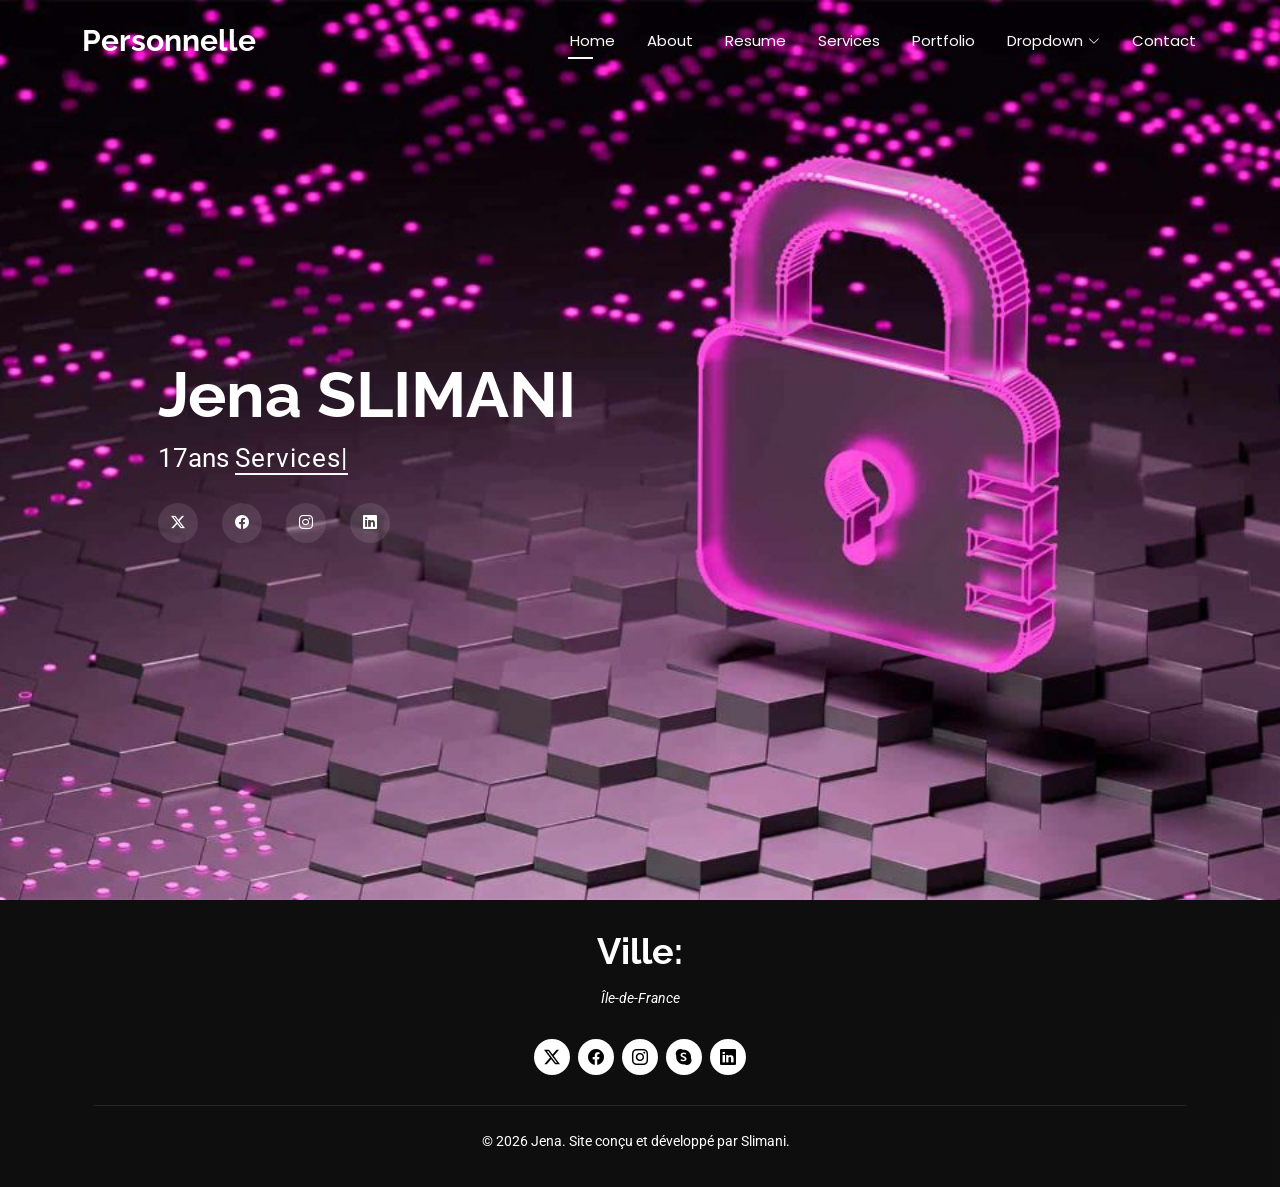
<file: index.html>
<!DOCTYPE html>
<html lang="en">

<head>
  <meta charset="utf-8">
  <meta content="width=device-width, initial-scale=1.0" name="viewport">
  <title>Index - Bootstrap Template</title>
  <meta name="description" content="">
  <meta name="keywords" content="">

  <!-- Favicons -->
  <link href="assets/img/favicon.png" rel="icon">
  <link href="assets/img/apple-touch-icon.png" rel="apple-touch-icon">

  <!-- Fonts -->
  <link href="https://fonts.googleapis.com" rel="preconnect">
  <link href="https://fonts.gstatic.com" rel="preconnect" crossorigin>
  <link href="https://fonts.googleapis.com/css2?family=Roboto:ital,wght@0,100;0,300;0,400;0,500;0,700;0,900;1,100;1,300;1,400;1,500;1,700;1,900&family=Poppins:ital,wght@0,100;0,200;0,300;0,400;0,500;0,600;0,700;0,800;0,900;1,100;1,200;1,300;1,400;1,500;1,600;1,700;1,800;1,900&family=Raleway:ital,wght@0,100;0,200;0,300;0,400;0,500;0,600;0,700;0,800;0,900;1,100;1,200;1,300;1,400;1,500;1,600;1,700;1,800;1,900&display=swap" rel="stylesheet">

  <!-- Vendor CSS Files -->
  <link href="assets/vendor/bootstrap/css/bootstrap.min.css" rel="stylesheet">
  <link href="assets/vendor/bootstrap-icons/bootstrap-icons.css" rel="stylesheet">
  <link href="assets/vendor/aos/aos.css" rel="stylesheet">
  <link href="assets/vendor/swiper/swiper-bundle.min.css" rel="stylesheet">
  <link href="assets/vendor/glightbox/css/glightbox.min.css" rel="stylesheet">

  <!-- Main CSS File -->
  <link href="assets/css/main.css" rel="stylesheet"

  <!-- =======================================================
  * Template Name:personal
  * Template URL: https://bootstrapmade.com/personal-free-resume-bootstrap-template/
  * Updated: Mar 05 2025 with Bootstrap v5.3.3
  * Author: BootstrapMade.com
  * License: https://bootstrapmade.com/license/
  ======================================================== -->
</head>

<body class="index-page">

  <header id="header" class="header d-flex align-items-center fixed-top">
    <div class="container-fluid container-xl position-relative d-flex align-items-center justify-content-between">

      <a href="index.html" class="logo d-flex align-items-center">
        <!-- Uncomment the line below if you also wish to use an image logo -->
        <!-- <img src="assets/img/logo.webp" alt=""> -->
        <h1 class="sitename">Personnelle
      
        </h1>
      </a>

      <nav id="navmenu" class="navmenu">
        <ul>
          <li><a href="index.html" class="active">Home</a></li>
          <li><a href="about.html">About</a></li>
          <li><a href="resume.html">Resume</a></li>
          <li><a href="services.html">Services</a></li>
          <li><a href="portfolio.html">Portfolio</a></li>
          <li class="dropdown"><a href="#"><span>Dropdown</span> <i class="bi bi-chevron-down toggle-dropdown"></i></a>
            <ul>
              <li><a href="#">Dropdown 1</a></li>
              <li class="dropdown"><a href="#"><span>Deep Dropdown</span> <i class="bi bi-chevron-down toggle-dropdown"></i></a>
                <ul>
                  <li><a href="#">Deep Dropdown 1</a></li>
                  <li><a href="#">Deep Dropdown 2</a></li>
                  <li><a href="#">Deep Dropdown 3</a></li>
                  <li><a href="#">Deep Dropdown 4</a></li>
                  <li><a href="#">Deep Dropdown 5</a></li>
                </ul>
              </li>
              <li><a href="#">Dropdown 2</a></li>
              <li><a href="#">Dropdown 3</a></li>
              <li><a href="#">Dropdown 4</a></li>
            </ul>
          </li>
          <li><a href="contact.html">Contact</a></li>
        </ul>
        <i class="mobile-nav-toggle d-xl-none bi bi-list"></i>
      </nav>

    </div>
  </header>

  <main class="main">

    <!-- Hero Section -->
    <section id="hero" class="hero section dark-background">

      <img src="assets/img/fond.jpg" alt="" data-aos="fade-in">assets/img/fond.jpg

      <div class="container" data-aos="zoom-out" data-aos-delay="100">
        <h2>Jena SLIMANI</h2>
        <p>17ans <span class="typed" data-typed-items="Services , Informatiques , aux Organisations"></span><span class="typed-cursor typed-cursor--blink"></span></p>
        <div class="social-links">
          <a href="#"><i class="bi bi-twitter-x"></i></a>
          <a href="#"><i class="bi bi-facebook"></i></a>
          <a href="#"><i class="bi bi-instagram"></i></a>
          <a href="#"><i class="bi bi-linkedin"></i></a>
        </div>
      </div>

    </section><!-- /Hero Section -->

  </main>


  <footer id="footer" class="footer dark-background">
    <div class="container">
      <h3 class="sitename">Ville:</h3>
      <p>Île-de-France</p>
      <div class="social-links d-flex justify-content-center">
        <a href=""><i class="bi bi-twitter-x"></i></a>
        <a href=""><i class="bi bi-facebook"></i></a>
        <a href=""><i class="bi bi-instagram"></i></a>
        <a href=""><i class="bi bi-skype"></i></a>
        <a href=""><i class="bi bi-linkedin"></i></a>
      </div>
      <div class="container">
        <div class="copyright">
          <span>© 2026 Jena. Site conçu et développé par Slimani.</span> <strong class="px-1 sitename"></strong> <span></span>
        </div>
        <div class="credits">
          <!-- All the links in the footer should remain intact. -->
          <!-- You can delete the links only if you've purchased the pro version. -->
          <!-- Licensing information: https://bootstrapmade.com/license/ -->
          <!-- Purchase the pro version with working PHP/AJAX contact form: [buy-url] -->
          <a href="https://bootstrapmade.com/"></a> <a href="https://bootstrapmade.com/tools/"></a>
        </div>
      </div>
    </div>
  </footer>

  <!-- Scroll Top -->
  <a href="#" id="scroll-top" class="scroll-top d-flex align-items-center justify-content-center"><i class="bi bi-arrow-up-short"></i></a>

  <!-- Preloader -->
  <div id="preloader"></div>

  <!-- Vendor JS Files -->
  <script src="assets/vendor/bootstrap/js/bootstrap.bundle.min.js"></script>
  <script src="assets/vendor/php-email-form/validate.js"></script>
  <script src="assets/vendor/aos/aos.js"></script>
  <script src="assets/vendor/typed.js/typed.umd.js"></script>
  <script src="assets/vendor/purecounter/purecounter_vanilla.js"></script>
  <script src="assets/vendor/waypoints/noframework.waypoints.js"></script>
  <script src="assets/vendor/swiper/swiper-bundle.min.js"></script>
  <script src="assets/vendor/glightbox/js/glightbox.min.js"></script>
  <script src="assets/vendor/imagesloaded/imagesloaded.pkgd.min.js"></script>
  <script src="assets/vendor/isotope-layout/isotope.pkgd.min.js"></script>

  <!-- Main JS File -->
  <script src="assets/js/main.js"></script>

</body>

</html>
</file>
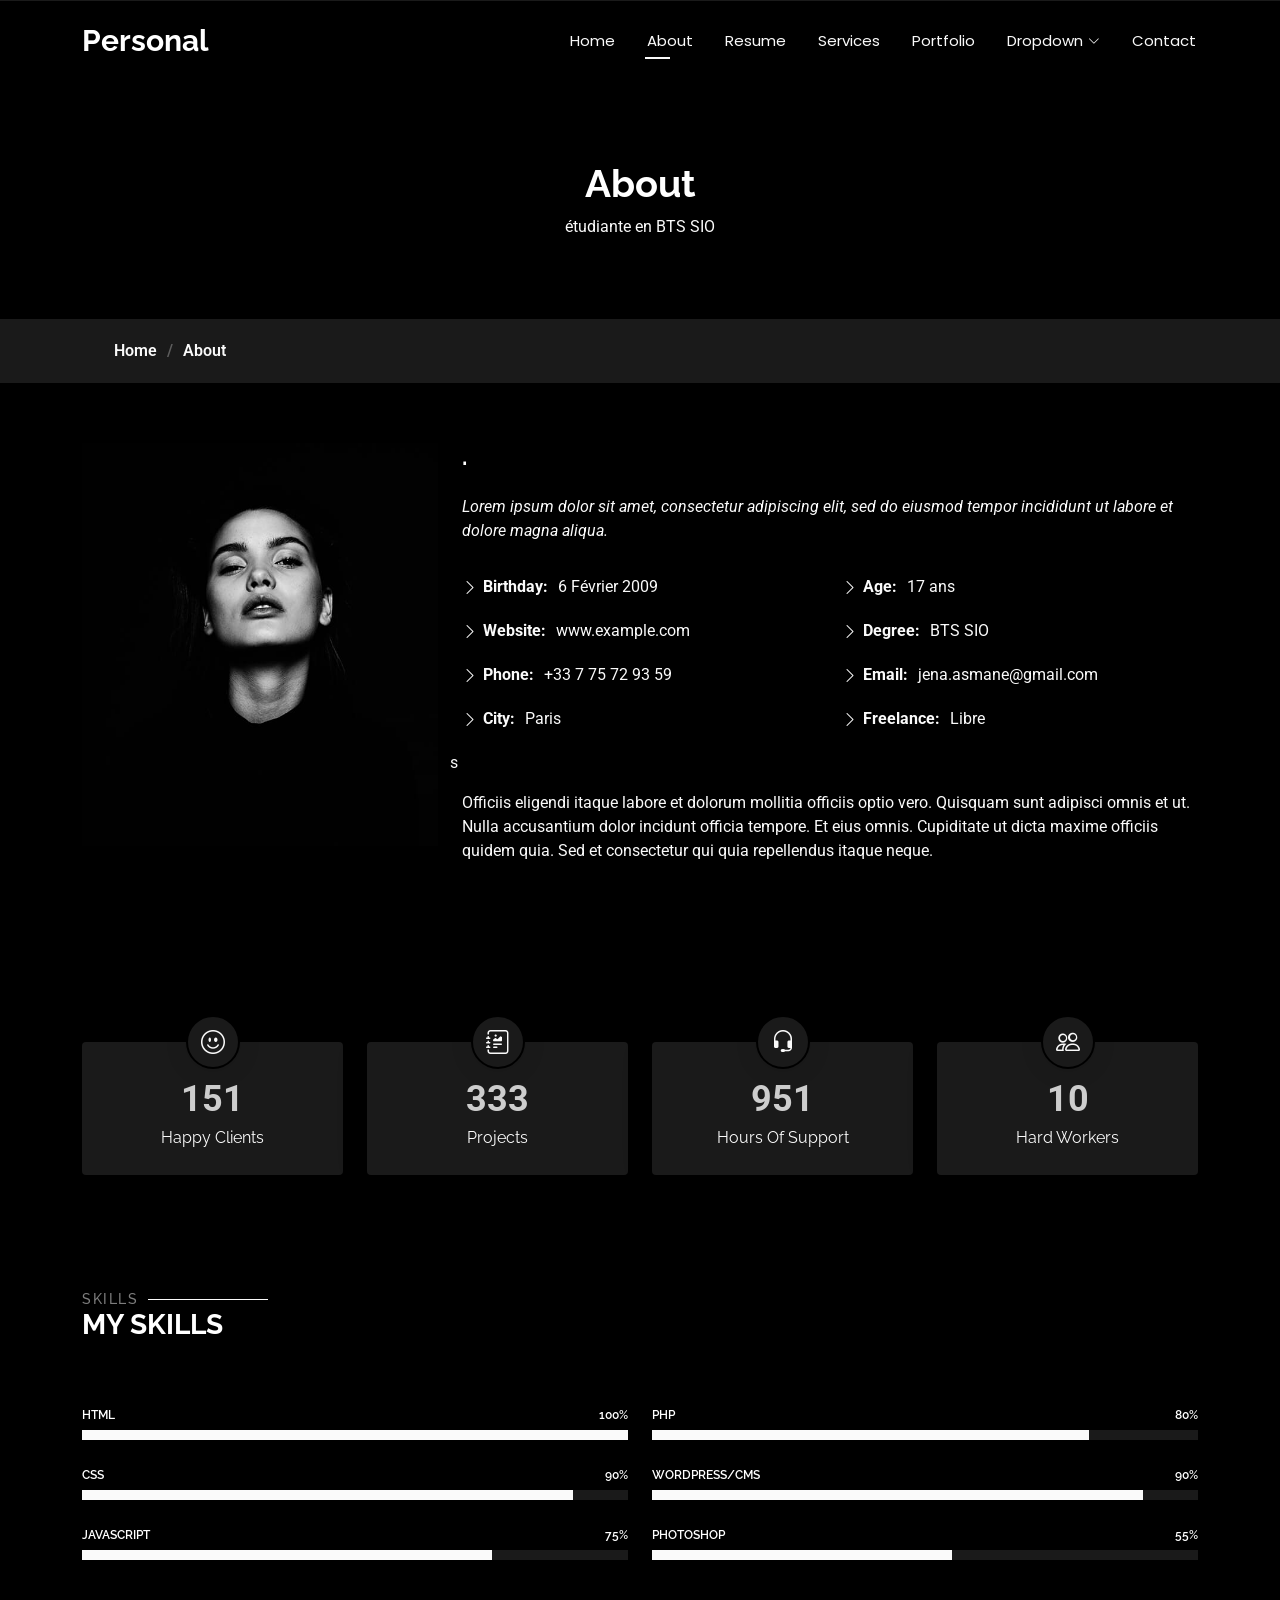
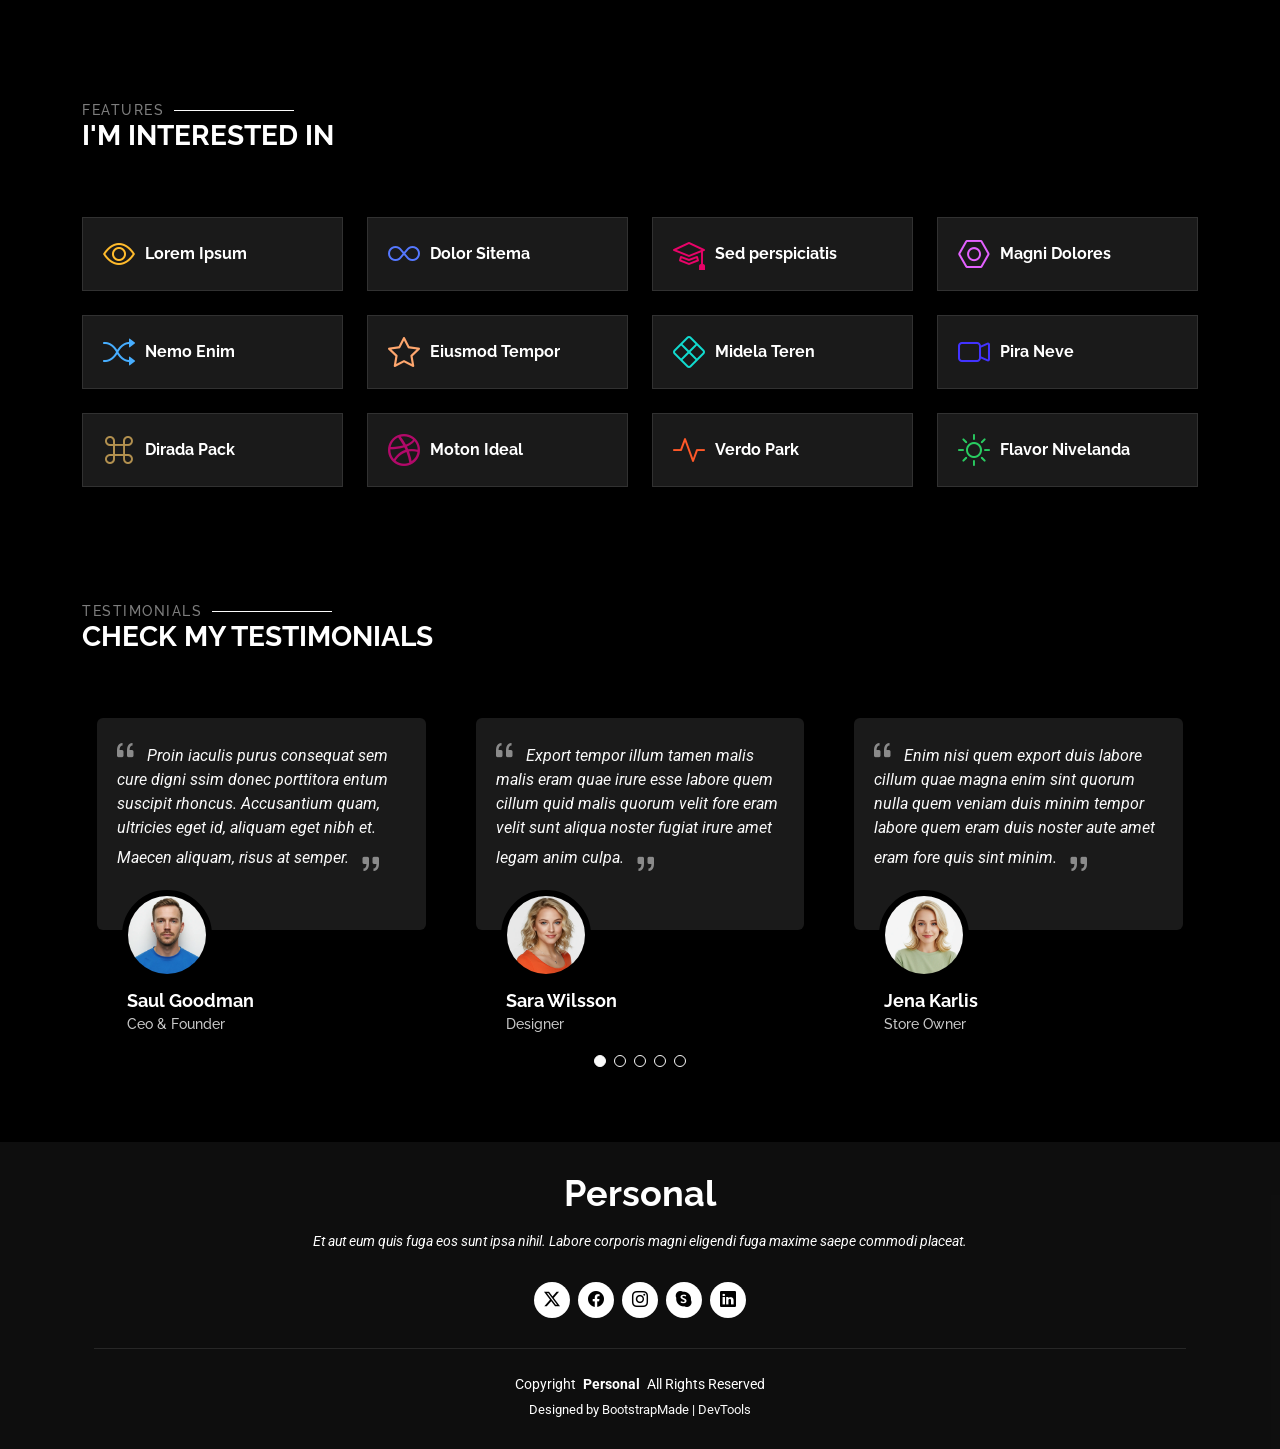
<file: about.html>
<!DOCTYPE html>
<html lang="en">

<head>
  <meta charset="utf-8">
  <meta content="width=device-width, initial-scale=1.0" name="viewport">
  <title> - Personal Bootstrap Template</title>
  <meta name="description" content="">
  <meta name="keywords" content="">

  <!-- Favicons -->
  <link href="assets/img/favicon.png" rel="icon">
  <link href="assets/img/apple-touch-icon.png" rel="apple-touch-icon">

  <!-- Fonts -->
  <link href="https://fonts.googleapis.com" rel="preconnect">
  <link href="https://fonts.gstatic.com" rel="preconnect" crossorigin>
  <link href="https://fonts.googleapis.com/css2?family=Roboto:ital,wght@0,100;0,300;0,400;0,500;0,700;0,900;1,100;1,300;1,400;1,500;1,700;1,900&family=Poppins:ital,wght@0,100;0,200;0,300;0,400;0,500;0,600;0,700;0,800;0,900;1,100;1,200;1,300;1,400;1,500;1,600;1,700;1,800;1,900&family=Raleway:ital,wght@0,100;0,200;0,300;0,400;0,500;0,600;0,700;0,800;0,900;1,100;1,200;1,300;1,400;1,500;1,600;1,700;1,800;1,900&display=swap" rel="stylesheet">

  <!-- Vendor CSS Files -->
  <link href="assets/vendor/bootstrap/css/bootstrap.min.css" rel="stylesheet">
  <link href="assets/vendor/bootstrap-icons/bootstrap-icons.css" rel="stylesheet">
  <link href="assets/vendor/aos/aos.css" rel="stylesheet">
  <link href="assets/vendor/swiper/swiper-bundle.min.css" rel="stylesheet">
  <link href="assets/vendor/glightbox/css/glightbox.min.css" rel="stylesheet">

  <!-- Main CSS File -->
  <link href="assets/css/main.css" rel="stylesheet">

  <!-- =======================================================
  * Template Name: Personal
  * Template URL: https://bootstrapmade.com/personal-free-resume-bootstrap-template/
  * Updated: Mar 05 2025 with Bootstrap v5.3.3
  * Author: BootstrapMade.com
  * License: https://bootstrapmade.com/license/
  ======================================================== -->
</head>

<body class="about-page">

  <header id="header" class="header d-flex align-items-center fixed-top">
    <div class="container-fluid container-xl position-relative d-flex align-items-center justify-content-between">

      <a href="index.html" class="logo d-flex align-items-center">
        <!-- Uncomment the line below if you also wish to use an image logo -->
        <!-- <img src="assets/img/logo.webp" alt=""> -->
        <h1 class="sitename">Personal</h1>
      </a>

      <nav id="navmenu" class="navmenu">
        <ul>
          <li><a href="index.html">Home</a></li>
          <li><a href="about.html" class="active">About</a></li>
          <li><a href="resume.html">Resume</a></li>
          <li><a href="services.html">Services</a></li>
          <li><a href="portfolio.html">Portfolio</a></li>
          <li class="dropdown"><a href="#"><span>Dropdown</span> <i class="bi bi-chevron-down toggle-dropdown"></i></a>
            <ul>
              <li><a href="#">Dropdown 1</a></li>
              <li class="dropdown"><a href="#"><span>Deep Dropdown</span> <i class="bi bi-chevron-down toggle-dropdown"></i></a>
                <ul>
                  <li><a href="#">Deep Dropdown 1</a></li>
                  <li><a href="#">Deep Dropdown 2</a></li>
                  <li><a href="#">Deep Dropdown 3</a></li>
                  <li><a href="#">Deep Dropdown 4</a></li>
                  <li><a href="#">Deep Dropdown 5</a></li>
                </ul>
              </li>
              <li><a href="#">Dropdown 2</a></li>
              <li><a href="#">Dropdown 3</a></li>
              <li><a href="#">Dropdown 4</a></li>
            </ul>
          </li>
          <li><a href="contact.html">Contact</a></li>
        </ul>
        <i class="mobile-nav-toggle d-xl-none bi bi-list"></i>
      </nav>

    </div>
  </header>

  <main class="main">

    <!-- Page Title -->
    <div class="page-title" data-aos="fade">
      <div class="heading">
        <div class="container">
          <div class="row d-flex justify-content-center text-center">
            <div class="col-lg-8">
              <h1>About</h1>
              <p class="mb-0">étudiante en BTS SIO</p>
            </div>
          </div>
        </div>
      </div>
      <nav class="breadcrumbs">
        <div class="container">
          <ol>
            <li><a href="index.html">Home</a></li>
            <li class="current">About</li>
          </ol>
        </div>
      </nav>
    </div><!-- End Page Title -->

    <!-- About Section -->
    <section id="about" class="about section">

      <div class="container" data-aos="fade-up" data-aos-delay="100">

        <div class="row gy-4 justify-content-center">
          <div class="col-lg-4">
            <img src="assets/img/profile-img.jpg" class="img-fluid" alt="">
          </div>
          <div class="col-lg-8 content">
            <h2>.</h2>
            <p class="fst-italic py-3">
              Lorem ipsum dolor sit amet, consectetur adipiscing elit, sed do eiusmod tempor incididunt ut labore et dolore
              magna aliqua.
            </p>
            <div class="row">
              <div class="col-lg-6">
                <ul>
                  <li><i class="bi bi-chevron-right"></i> <strong>Birthday:</strong> <span>6 Février 2009</span></li>
                  <li><i class="bi bi-chevron-right"></i> <strong>Website:</strong> <span>www.example.com</span></li>
                  <li><i class="bi bi-chevron-right"></i> <strong>Phone:</strong> <span>+33 7 75 72 93 59</span></li>
                  <li><i class="bi bi-chevron-right"></i> <strong>City:</strong> <span></span>Paris</li>
                </ul>
              </div>
              <div class="col-lg-6">
                <ul>
                  <li><i class="bi bi-chevron-right"></i> <strong>Age:</strong> <span>17 ans</span></li>
                  <li><i class="bi bi-chevron-right"></i> <strong>Degree:</strong> <span>BTS SIO</span></li>
                  <li><i class="bi bi-chevron-right"></i> <strong>Email:</strong> <span>jena.asmane@gmail.com</span></li>
                  <li><i class="bi bi-chevron-right"></i> <strong>Freelance:</strong> <span>Libre</span></li>
                </ul>
              </div>s
            </div>
            <p class="py-3">
              Officiis eligendi itaque labore et dolorum mollitia officiis optio vero. Quisquam sunt adipisci omnis et ut. Nulla accusantium dolor incidunt officia tempore. Et eius omnis.
              Cupiditate ut dicta maxime officiis quidem quia. Sed et consectetur qui quia repellendus itaque neque.
            </p>
          </div>
        </div>

      </div>

    </section><!-- /About Section -->

    <!-- Stats Section -->
    <section id="stats" class="stats section">

      <div class="container" data-aos="fade-up" data-aos-delay="100">

        <div class="row gy-4">

          <div class="col-lg-3 col-md-6 d-flex flex-column align-items-center">
            <i class="bi bi-emoji-smile"></i>
            <div class="stats-item">
              <span data-purecounter-start="0" data-purecounter-end="232" data-purecounter-duration="1" class="purecounter"></span>
              <p>Happy Clients</p>
            </div>
          </div><!-- End Stats Item -->

          <div class="col-lg-3 col-md-6 d-flex flex-column align-items-center">
            <i class="bi bi-journal-richtext"></i>
            <div class="stats-item">
              <span data-purecounter-start="0" data-purecounter-end="521" data-purecounter-duration="1" class="purecounter"></span>
              <p>Projects</p>
            </div>
          </div><!-- End Stats Item -->

          <div class="col-lg-3 col-md-6 d-flex flex-column align-items-center">
            <i class="bi bi-headset"></i>
            <div class="stats-item">
              <span data-purecounter-start="0" data-purecounter-end="1463" data-purecounter-duration="1" class="purecounter"></span>
              <p>Hours Of Support</p>
            </div>
          </div><!-- End Stats Item -->

          <div class="col-lg-3 col-md-6 d-flex flex-column align-items-center">
            <i class="bi bi-people"></i>
            <div class="stats-item">
              <span data-purecounter-start="0" data-purecounter-end="15" data-purecounter-duration="1" class="purecounter"></span>
              <p>Hard Workers</p>
            </div>
          </div><!-- End Stats Item -->

        </div>

      </div>

    </section><!-- /Stats Section -->

    <!-- Skills Section -->
    <section id="skills" class="skills section">

      <!-- Section Title -->
      <div class="container section-title" data-aos="fade-up">
        <h2>Skills</h2>
        <div><span>My</span> <span class="description-title">Skills</span></div>
      </div><!-- End Section Title -->

      <div class="container" data-aos="fade-up" data-aos-delay="100">

        <div class="row skills-content skills-animation">

          <div class="col-lg-6">

            <div class="progress">
              <span class="skill"><span>HTML</span> <i class="val">100%</i></span>
              <div class="progress-bar-wrap">
                <div class="progress-bar" role="progressbar" aria-valuenow="100" aria-valuemin="0" aria-valuemax="100"></div>
              </div>
            </div><!-- End Skills Item -->

            <div class="progress">
              <span class="skill"><span>CSS</span> <i class="val">90%</i></span>
              <div class="progress-bar-wrap">
                <div class="progress-bar" role="progressbar" aria-valuenow="90" aria-valuemin="0" aria-valuemax="100"></div>
              </div>
            </div><!-- End Skills Item -->

            <div class="progress">
              <span class="skill"><span>JavaScript</span> <i class="val">75%</i></span>
              <div class="progress-bar-wrap">
                <div class="progress-bar" role="progressbar" aria-valuenow="75" aria-valuemin="0" aria-valuemax="100"></div>
              </div>
            </div><!-- End Skills Item -->

          </div>

          <div class="col-lg-6">

            <div class="progress">
              <span class="skill"><span>PHP</span> <i class="val">80%</i></span>
              <div class="progress-bar-wrap">
                <div class="progress-bar" role="progressbar" aria-valuenow="80" aria-valuemin="0" aria-valuemax="100"></div>
              </div>
            </div><!-- End Skills Item -->

            <div class="progress">
              <span class="skill"><span>WordPress/CMS</span> <i class="val">90%</i></span>
              <div class="progress-bar-wrap">
                <div class="progress-bar" role="progressbar" aria-valuenow="90" aria-valuemin="0" aria-valuemax="100"></div>
              </div>
            </div><!-- End Skills Item -->

            <div class="progress">
              <span class="skill"><span>Photoshop</span> <i class="val">55%</i></span>
              <div class="progress-bar-wrap">
                <div class="progress-bar" role="progressbar" aria-valuenow="55" aria-valuemin="0" aria-valuemax="100"></div>
              </div>
            </div><!-- End Skills Item -->

          </div>

        </div>

      </div>

    </section><!-- /Skills Section -->

    <!-- Interests Section -->
    <section id="interests" class="interests section">

      <!-- Section Title -->
      <div class="container section-title" data-aos="fade-up">
        <h2>Features</h2>
        <div><span>I'm</span> <span class="description-title">interested in</span></div>
      </div><!-- End Section Title -->

      <div class="container">

        <div class="row gy-4">

          <div class="col-lg-3 col-md-4" data-aos="fade-up" data-aos-delay="100">
            <div class="features-item">
              <i class="bi bi-eye" style="color: #ffbb2c;"></i>
              <h3><a href="" class="stretched-link">Lorem Ipsum</a></h3>
            </div>
          </div><!-- End Feature Item -->

          <div class="col-lg-3 col-md-4" data-aos="fade-up" data-aos-delay="200">
            <div class="features-item">
              <i class="bi bi-infinity" style="color: #5578ff;"></i>
              <h3><a href="" class="stretched-link">Dolor Sitema</a></h3>
            </div>
          </div><!-- End Feature Item -->

          <div class="col-lg-3 col-md-4" data-aos="fade-up" data-aos-delay="300">
            <div class="features-item">
              <i class="bi bi-mortarboard" style="color: #e80368;"></i>
              <h3><a href="" class="stretched-link">Sed perspiciatis</a></h3>
            </div>
          </div><!-- End Feature Item -->

          <div class="col-lg-3 col-md-4" data-aos="fade-up" data-aos-delay="400">
            <div class="features-item">
              <i class="bi bi-nut" style="color: #e361ff;"></i>
              <h3><a href="" class="stretched-link">Magni Dolores</a></h3>
            </div>
          </div><!-- End Feature Item -->

          <div class="col-lg-3 col-md-4" data-aos="fade-up" data-aos-delay="500">
            <div class="features-item">
              <i class="bi bi-shuffle" style="color: #47aeff;"></i>
              <h3><a href="" class="stretched-link">Nemo Enim</a></h3>
            </div>
          </div><!-- End Feature Item -->

          <div class="col-lg-3 col-md-4" data-aos="fade-up" data-aos-delay="600">
            <div class="features-item">
              <i class="bi bi-star" style="color: #ffa76e;"></i>
              <h3><a href="" class="stretched-link">Eiusmod Tempor</a></h3>
            </div>
          </div><!-- End Feature Item -->

          <div class="col-lg-3 col-md-4" data-aos="fade-up" data-aos-delay="700">
            <div class="features-item">
              <i class="bi bi-x-diamond" style="color: #11dbcf;"></i>
              <h3><a href="" class="stretched-link">Midela Teren</a></h3>
            </div>
          </div><!-- End Feature Item -->

          <div class="col-lg-3 col-md-4" data-aos="fade-up" data-aos-delay="800">
            <div class="features-item">
              <i class="bi bi-camera-video" style="color: #4233ff;"></i>
              <h3><a href="" class="stretched-link">Pira Neve</a></h3>
            </div>
          </div><!-- End Feature Item -->

          <div class="col-lg-3 col-md-4" data-aos="fade-up" data-aos-delay="900">
            <div class="features-item">
              <i class="bi bi-command" style="color: #b2904f;"></i>
              <h3><a href="" class="stretched-link">Dirada Pack</a></h3>
            </div>
          </div><!-- End Feature Item -->

          <div class="col-lg-3 col-md-4" data-aos="fade-up" data-aos-delay="1000">
            <div class="features-item">
              <i class="bi bi-dribbble" style="color: #b20969;"></i>
              <h3><a href="" class="stretched-link">Moton Ideal</a></h3>
            </div>
          </div><!-- End Feature Item -->

          <div class="col-lg-3 col-md-4" data-aos="fade-up" data-aos-delay="1100">
            <div class="features-item">
              <i class="bi bi-activity" style="color: #ff5828;"></i>
              <h3><a href="" class="stretched-link">Verdo Park</a></h3>
            </div>
          </div><!-- End Feature Item -->

          <div class="col-lg-3 col-md-4" data-aos="fade-up" data-aos-delay="1200">
            <div class="features-item">
              <i class="bi bi-brightness-high" style="color: #29cc61;"></i>
              <h3><a href="" class="stretched-link">Flavor Nivelanda</a></h3>
            </div>
          </div><!-- End Feature Item -->

        </div>

      </div>

    </section><!-- /Interests Section -->

    <!-- Testimonials Section -->
    <section id="testimonials" class="testimonials section">

      <!-- Section Title -->
      <div class="container section-title" data-aos="fade-up">
        <h2>Testimonials</h2>
        <div><span>Check my</span> <span class="description-title">Testimonials</span></div>
      </div><!-- End Section Title -->

      <div class="container" data-aos="fade-up" data-aos-delay="100">

        <div class="swiper init-swiper" data-speed="600" data-delay="5000">
          <script type="application/json" class="swiper-config">
            {
              "loop": true,
              "speed": 600,
              "autoplay": {
                "delay": 5000
              },
              "slidesPerView": "auto",
              "pagination": {
                "el": ".swiper-pagination",
                "type": "bullets",
                "clickable": true
              },
              "breakpoints": {
                "320": {
                  "slidesPerView": 1,
                  "spaceBetween": 40
                },
                "1200": {
                  "slidesPerView": 3,
                  "spaceBetween": 20
                }
              }
            }
          </script>
          <div class="swiper-wrapper">

            <div class="swiper-slide">
              <div class="testimonial-item" "="">
            <p>
              <i class=" bi bi-quote quote-icon-left"></i>
                <span>Proin iaculis purus consequat sem cure digni ssim donec porttitora entum suscipit rhoncus. Accusantium quam, ultricies eget id, aliquam eget nibh et. Maecen aliquam, risus at semper.</span>
                <i class="bi bi-quote quote-icon-right"></i>
                </p>
                <img src="assets/img/person/person-m-9.webp" class="testimonial-img" alt="">
                <h3>Saul Goodman</h3>
                <h4>Ceo &amp; Founder</h4>
              </div>
            </div><!-- End testimonial item -->

            <div class="swiper-slide">
              <div class="testimonial-item">
                <p>
                  <i class="bi bi-quote quote-icon-left"></i>
                  <span>Export tempor illum tamen malis malis eram quae irure esse labore quem cillum quid malis quorum velit fore eram velit sunt aliqua noster fugiat irure amet legam anim culpa.</span>
                  <i class="bi bi-quote quote-icon-right"></i>
                </p>
                <img src="assets/img/person/person-f-5.webp" class="testimonial-img" alt="">
                <h3>Sara Wilsson</h3>
                <h4>Designer</h4>
              </div>
            </div><!-- End testimonial item -->

            <div class="swiper-slide">
              <div class="testimonial-item">
                <p>
                  <i class="bi bi-quote quote-icon-left"></i>
                  <span>Enim nisi quem export duis labore cillum quae magna enim sint quorum nulla quem veniam duis minim tempor labore quem eram duis noster aute amet eram fore quis sint minim.</span>
                  <i class="bi bi-quote quote-icon-right"></i>
                </p>
                <img src="assets/img/person/person-f-12.webp" class="testimonial-img" alt="">
                <h3>Jena Karlis</h3>
                <h4>Store Owner</h4>
              </div>
            </div><!-- End testimonial item -->

            <div class="swiper-slide">
              <div class="testimonial-item">
                <p>
                  <i class="bi bi-quote quote-icon-left"></i>
                  <span>Fugiat enim eram quae cillum dolore dolor amet nulla culpa multos export minim fugiat dolor enim duis veniam ipsum anim magna sunt elit fore quem dolore labore illum veniam.</span>
                  <i class="bi bi-quote quote-icon-right"></i>
                </p>
                <img src="assets/img/person/person-m-12.webp" class="testimonial-img" alt="">
                <h3>Matt Brandon</h3>
                <h4>Freelancer</h4>
              </div>
            </div><!-- End testimonial item -->

            <div class="swiper-slide">
              <div class="testimonial-item">
                <p>
                  <i class="bi bi-quote quote-icon-left"></i>
                  <span>Quis quorum aliqua sint quem legam fore sunt eram irure aliqua veniam tempor noster veniam sunt culpa nulla illum cillum fugiat legam esse veniam culpa fore nisi cillum quid.</span>
                  <i class="bi bi-quote quote-icon-right"></i>
                </p>
                <img src="assets/img/person/person-m-13.webp" class="testimonial-img" alt="">
                <h3>John Larson</h3>
                <h4>Entrepreneur</h4>
              </div>
            </div><!-- End testimonial item -->

          </div>
          <div class="swiper-pagination"></div>
        </div>

      </div>

    </section><!-- /Testimonials Section -->

  </main>

  <footer id="footer" class="footer dark-background">
    <div class="container">
      <h3 class="sitename">Personal</h3>
      <p>Et aut eum quis fuga eos sunt ipsa nihil. Labore corporis magni eligendi fuga maxime saepe commodi placeat.</p>
      <div class="social-links d-flex justify-content-center">
        <a href=""><i class="bi bi-twitter-x"></i></a>
        <a href=""><i class="bi bi-facebook"></i></a>
        <a href=""><i class="bi bi-instagram"></i></a>
        <a href=""><i class="bi bi-skype"></i></a>
        <a href=""><i class="bi bi-linkedin"></i></a>
      </div>
      <div class="container">
        <div class="copyright">
          <span>Copyright</span> <strong class="px-1 sitename">Personal</strong> <span>All Rights Reserved</span>
        </div>
        <div class="credits">
          <!-- All the links in the footer should remain intact. -->
          <!-- You can delete the links only if you've purchased the pro version. -->
          <!-- Licensing information: https://bootstrapmade.com/license/ -->
          <!-- Purchase the pro version with working PHP/AJAX contact form: [buy-url] -->
          Designed by <a href="https://bootstrapmade.com/">BootstrapMade</a> | <a href="https://bootstrapmade.com/tools/">DevTools</a>
        </div>
      </div>
    </div>
  </footer>

  <!-- Scroll Top -->
  <a href="#" id="scroll-top" class="scroll-top d-flex align-items-center justify-content-center"><i class="bi bi-arrow-up-short"></i></a>

  <!-- Preloader -->
  <div id="preloader"></div>

  <!-- Vendor JS Files -->
  <script src="assets/vendor/bootstrap/js/bootstrap.bundle.min.js"></script>
  <script src="assets/vendor/php-email-form/validate.js"></script>
  <script src="assets/vendor/aos/aos.js"></script>
  <script src="assets/vendor/typed.js/typed.umd.js"></script>
  <script src="assets/vendor/purecounter/purecounter_vanilla.js"></script>
  <script src="assets/vendor/waypoints/noframework.waypoints.js"></script>
  <script src="assets/vendor/swiper/swiper-bundle.min.js"></script>
  <script src="assets/vendor/glightbox/js/glightbox.min.js"></script>
  <script src="assets/vendor/imagesloaded/imagesloaded.pkgd.min.js"></script>
  <script src="assets/vendor/isotope-layout/isotope.pkgd.min.js"></script>

  <!-- Main JS File -->
  <script src="assets/js/main.js"></script>

</body>

</html>
</file>
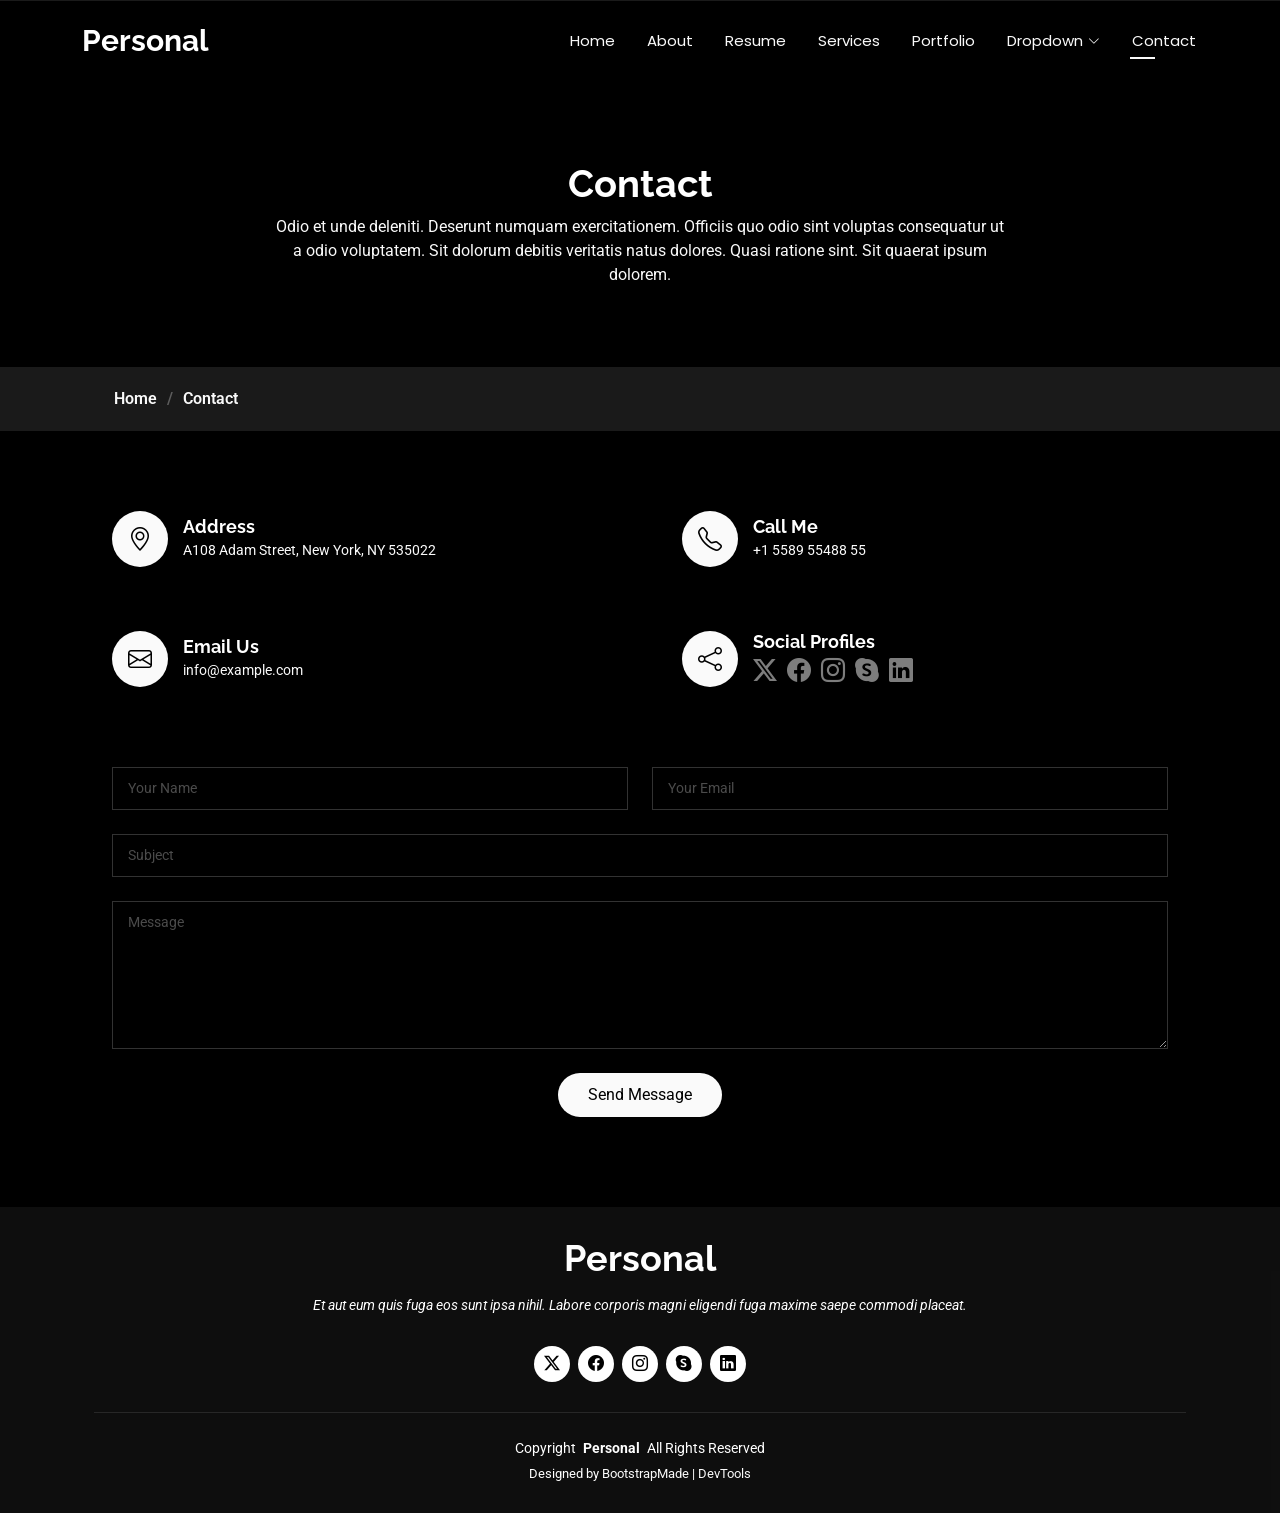
<file: contact.html>
<!DOCTYPE html>
<html lang="en">

<head>
  <meta charset="utf-8">
  <meta content="width=device-width, initial-scale=1.0" name="viewport">
  <title>Contact - Personal Bootstrap Template</title>
  <meta name="description" content="">
  <meta name="keywords" content="">

  <!-- Favicons -->
  <link href="assets/img/favicon.png" rel="icon">
  <link href="assets/img/apple-touch-icon.png" rel="apple-touch-icon">

  <!-- Fonts -->
  <link href="https://fonts.googleapis.com" rel="preconnect">
  <link href="https://fonts.gstatic.com" rel="preconnect" crossorigin>
  <link href="https://fonts.googleapis.com/css2?family=Roboto:ital,wght@0,100;0,300;0,400;0,500;0,700;0,900;1,100;1,300;1,400;1,500;1,700;1,900&family=Poppins:ital,wght@0,100;0,200;0,300;0,400;0,500;0,600;0,700;0,800;0,900;1,100;1,200;1,300;1,400;1,500;1,600;1,700;1,800;1,900&family=Raleway:ital,wght@0,100;0,200;0,300;0,400;0,500;0,600;0,700;0,800;0,900;1,100;1,200;1,300;1,400;1,500;1,600;1,700;1,800;1,900&display=swap" rel="stylesheet">

  <!-- Vendor CSS Files -->
  <link href="assets/vendor/bootstrap/css/bootstrap.min.css" rel="stylesheet">
  <link href="assets/vendor/bootstrap-icons/bootstrap-icons.css" rel="stylesheet">
  <link href="assets/vendor/aos/aos.css" rel="stylesheet">
  <link href="assets/vendor/swiper/swiper-bundle.min.css" rel="stylesheet">
  <link href="assets/vendor/glightbox/css/glightbox.min.css" rel="stylesheet">

  <!-- Main CSS File -->
  <link href="assets/css/main.css" rel="stylesheet">

  <!-- =======================================================
  * Template Name: Personal
  * Template URL: https://bootstrapmade.com/personal-free-resume-bootstrap-template/
  * Updated: Mar 05 2025 with Bootstrap v5.3.3
  * Author: BootstrapMade.com
  * License: https://bootstrapmade.com/license/
  ======================================================== -->
</head>

<body class="contact-page">

  <header id="header" class="header d-flex align-items-center fixed-top">
    <div class="container-fluid container-xl position-relative d-flex align-items-center justify-content-between">

      <a href="index.html" class="logo d-flex align-items-center">
        <!-- Uncomment the line below if you also wish to use an image logo -->
        <!-- <img src="assets/img/logo.webp" alt=""> -->
        <h1 class="sitename">Personal</h1>
      </a>

      <nav id="navmenu" class="navmenu">
        <ul>
          <li><a href="index.html">Home</a></li>
          <li><a href="about.html">About</a></li>
          <li><a href="resume.html">Resume</a></li>
          <li><a href="services.html">Services</a></li>
          <li><a href="portfolio.html">Portfolio</a></li>
          <li class="dropdown"><a href="#"><span>Dropdown</span> <i class="bi bi-chevron-down toggle-dropdown"></i></a>
            <ul>
              <li><a href="#">Dropdown 1</a></li>
              <li class="dropdown"><a href="#"><span>Deep Dropdown</span> <i class="bi bi-chevron-down toggle-dropdown"></i></a>
                <ul>
                  <li><a href="#">Deep Dropdown 1</a></li>
                  <li><a href="#">Deep Dropdown 2</a></li>
                  <li><a href="#">Deep Dropdown 3</a></li>
                  <li><a href="#">Deep Dropdown 4</a></li>
                  <li><a href="#">Deep Dropdown 5</a></li>
                </ul>
              </li>
              <li><a href="#">Dropdown 2</a></li>
              <li><a href="#">Dropdown 3</a></li>
              <li><a href="#">Dropdown 4</a></li>
            </ul>
          </li>
          <li><a href="contact.html" class="active">Contact</a></li>
        </ul>
        <i class="mobile-nav-toggle d-xl-none bi bi-list"></i>
      </nav>

    </div>
  </header>

  <main class="main">

    <!-- Page Title -->
    <div class="page-title" data-aos="fade">
      <div class="heading">
        <div class="container">
          <div class="row d-flex justify-content-center text-center">
            <div class="col-lg-8">
              <h1>Contact</h1>
              <p class="mb-0">Odio et unde deleniti. Deserunt numquam exercitationem. Officiis quo odio sint voluptas consequatur ut a odio voluptatem. Sit dolorum debitis veritatis natus dolores. Quasi ratione sint. Sit quaerat ipsum dolorem.</p>
            </div>
          </div>
        </div>
      </div>
      <nav class="breadcrumbs">
        <div class="container">
          <ol>
            <li><a href="index.html">Home</a></li>
            <li class="current">Contact</li>
          </ol>
        </div>
      </nav>
    </div><!-- End Page Title -->

    <!-- Contact Section -->
    <section id="contact" class="contact section">

      <div class="container" data-aos="fade-up" data-aos-delay="100">

        <div class="row gy-4">

          <div class="col-md-6">
            <div class="info-item d-flex align-items-center" data-aos="fade-up" data-aos-delay="200">
              <i class="icon bi bi-geo-alt flex-shrink-0"></i>
              <div>
                <h3>Address</h3>
                <p>A108 Adam Street, New York, NY 535022</p>
              </div>
            </div>
          </div><!-- End Info Item -->

          <div class="col-md-6">
            <div class="info-item d-flex align-items-center" data-aos="fade-up" data-aos-delay="300">
              <i class="icon bi bi-telephone flex-shrink-0"></i>
              <div>
                <h3>Call Me</h3>
                <p>+1 5589 55488 55</p>
              </div>
            </div>
          </div><!-- End Info Item -->

          <div class="col-md-6">
            <div class="info-item d-flex align-items-center" data-aos="fade-up" data-aos-delay="400">
              <i class="icon bi bi-envelope flex-shrink-0"></i>
              <div>
                <h3>Email Us</h3>
                <p>info@example.com</p>
              </div>
            </div>
          </div><!-- End Info Item -->

          <div class="col-md-6">
            <div class="info-item d-flex align-items-center" data-aos="fade-up" data-aos-delay="500">
              <i class="icon bi bi-share flex-shrink-0"></i>
              <div>
                <h3>Social Profiles</h3>
                <div class="social-links">
                  <a href="#"><i class="bi bi-twitter-x"></i></a>
                  <a href="#"><i class="bi bi-facebook"></i></a>
                  <a href="#"><i class="bi bi-instagram"></i></a>
                  <a href="#"><i class="bi bi-skype"></i></a>
                  <a href="#"><i class="bi bi-linkedin"></i></a>
                </div>
              </div>
            </div>
          </div><!-- End Info Item -->

        </div>

        <form action="forms/contact.php" method="post" class="php-email-form" data-aos="fade-up" data-aos-delay="600">
          <div class="row gy-4">

            <div class="col-md-6">
              <input type="text" name="name" class="form-control" placeholder="Your Name" required="">
            </div>

            <div class="col-md-6 ">
              <input type="email" class="form-control" name="email" placeholder="Your Email" required="">
            </div>

            <div class="col-md-12">
              <input type="text" class="form-control" name="subject" placeholder="Subject" required="">
            </div>

            <div class="col-md-12">
              <textarea class="form-control" name="message" rows="6" placeholder="Message" required=""></textarea>
            </div>

            <div class="col-md-12 text-center">
              <div class="loading">Loading</div>
              <div class="error-message"></div>
              <div class="sent-message">Your message has been sent. Thank you!</div>

              <button type="submit">Send Message</button>
            </div>

          </div>
        </form><!-- End Contact Form -->

      </div>

    </section><!-- /Contact Section -->

  </main>

  <footer id="footer" class="footer dark-background">
    <div class="container">
      <h3 class="sitename">Personal</h3>
      <p>Et aut eum quis fuga eos sunt ipsa nihil. Labore corporis magni eligendi fuga maxime saepe commodi placeat.</p>
      <div class="social-links d-flex justify-content-center">
        <a href=""><i class="bi bi-twitter-x"></i></a>
        <a href=""><i class="bi bi-facebook"></i></a>
        <a href=""><i class="bi bi-instagram"></i></a>
        <a href=""><i class="bi bi-skype"></i></a>
        <a href=""><i class="bi bi-linkedin"></i></a>
      </div>
      <div class="container">
        <div class="copyright">
          <span>Copyright</span> <strong class="px-1 sitename">Personal</strong> <span>All Rights Reserved</span>
        </div>
        <div class="credits">
          <!-- All the links in the footer should remain intact. -->
          <!-- You can delete the links only if you've purchased the pro version. -->
          <!-- Licensing information: https://bootstrapmade.com/license/ -->
          <!-- Purchase the pro version with working PHP/AJAX contact form: [buy-url] -->
          Designed by <a href="https://bootstrapmade.com/">BootstrapMade</a> | <a href="https://bootstrapmade.com/tools/">DevTools</a>
        </div>
      </div>
    </div>
  </footer>

  <!-- Scroll Top -->
  <a href="#" id="scroll-top" class="scroll-top d-flex align-items-center justify-content-center"><i class="bi bi-arrow-up-short"></i></a>

  <!-- Preloader -->
  <div id="preloader"></div>

  <!-- Vendor JS Files -->
  <script src="assets/vendor/bootstrap/js/bootstrap.bundle.min.js"></script>
  <script src="assets/vendor/php-email-form/validate.js"></script>
  <script src="assets/vendor/aos/aos.js"></script>
  <script src="assets/vendor/typed.js/typed.umd.js"></script>
  <script src="assets/vendor/purecounter/purecounter_vanilla.js"></script>
  <script src="assets/vendor/waypoints/noframework.waypoints.js"></script>
  <script src="assets/vendor/swiper/swiper-bundle.min.js"></script>
  <script src="assets/vendor/glightbox/js/glightbox.min.js"></script>
  <script src="assets/vendor/imagesloaded/imagesloaded.pkgd.min.js"></script>
  <script src="assets/vendor/isotope-layout/isotope.pkgd.min.js"></script>

  <!-- Main JS File -->
  <script src="assets/js/main.js"></script>

</body>

</html>
</file>
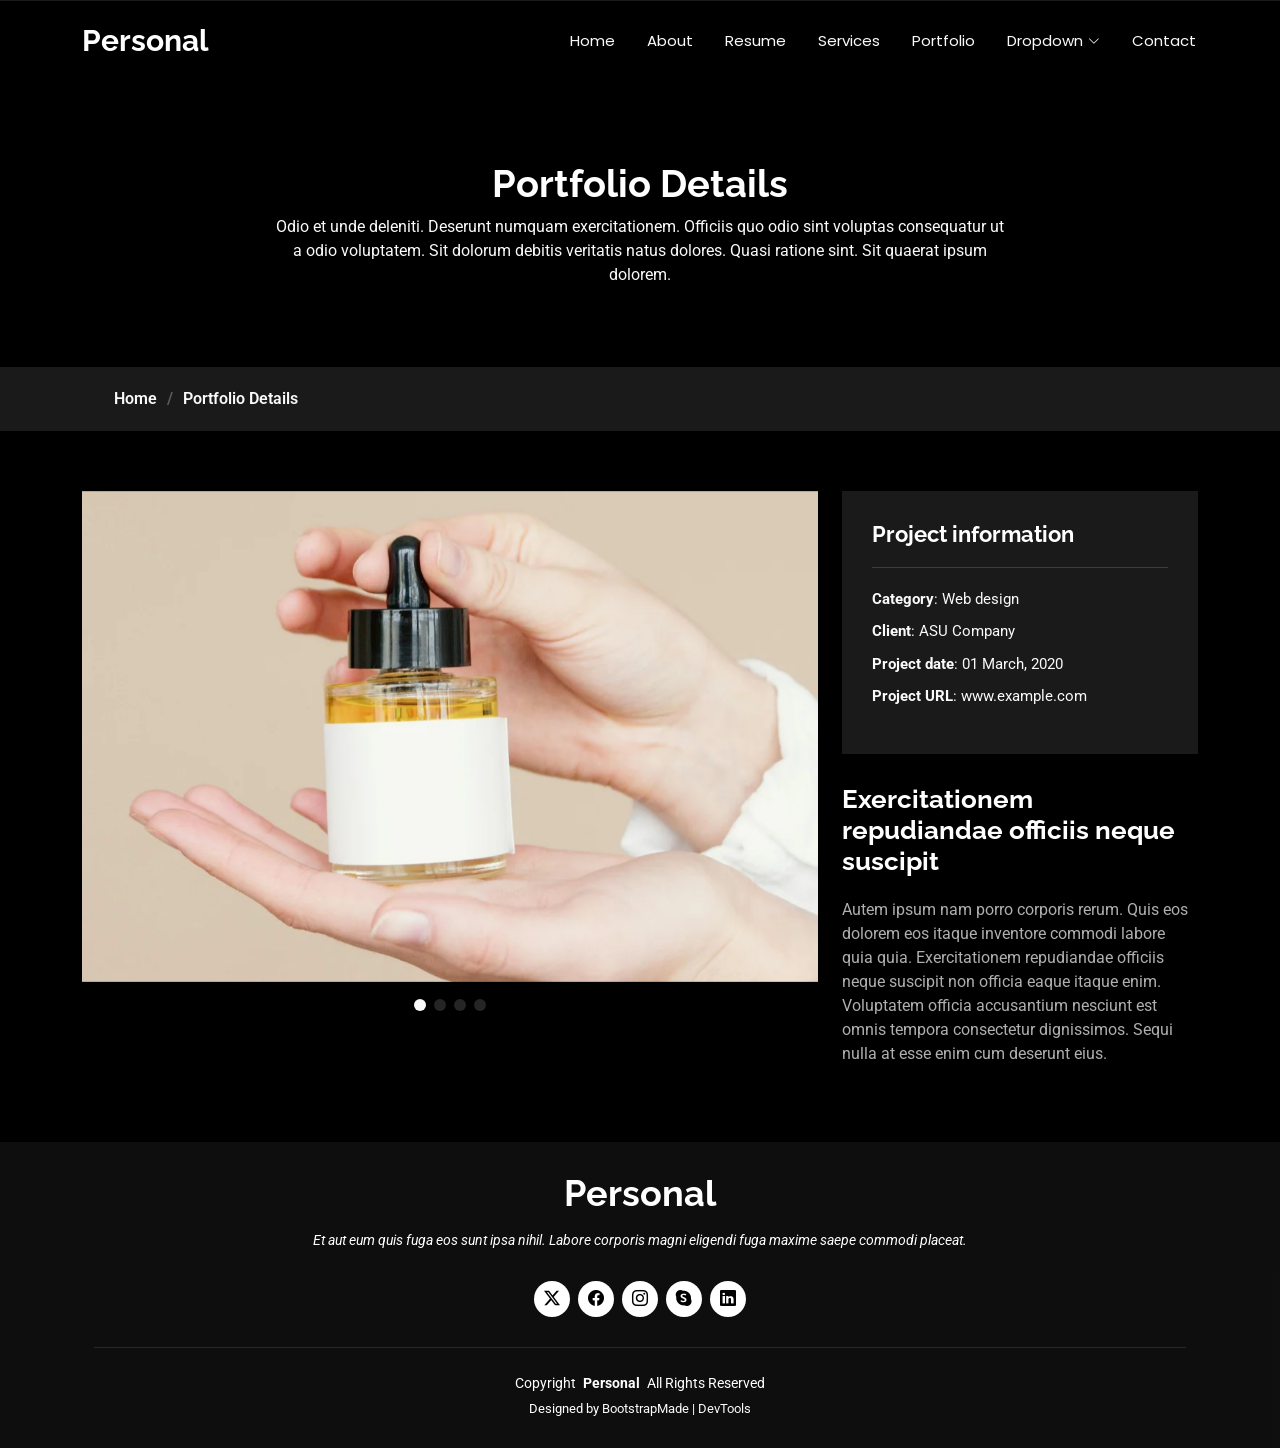
<file: portfolio-details.html>
<!DOCTYPE html>
<html lang="en">

<head>
  <meta charset="utf-8">
  <meta content="width=device-width, initial-scale=1.0" name="viewport">
  <title>Portfolio Details - Personal Bootstrap Template</title>
  <meta name="description" content="">
  <meta name="keywords" content="">

  <!-- Favicons -->
  <link href="assets/img/favicon.png" rel="icon">
  <link href="assets/img/apple-touch-icon.png" rel="apple-touch-icon">

  <!-- Fonts -->
  <link href="https://fonts.googleapis.com" rel="preconnect">
  <link href="https://fonts.gstatic.com" rel="preconnect" crossorigin>
  <link href="https://fonts.googleapis.com/css2?family=Roboto:ital,wght@0,100;0,300;0,400;0,500;0,700;0,900;1,100;1,300;1,400;1,500;1,700;1,900&family=Poppins:ital,wght@0,100;0,200;0,300;0,400;0,500;0,600;0,700;0,800;0,900;1,100;1,200;1,300;1,400;1,500;1,600;1,700;1,800;1,900&family=Raleway:ital,wght@0,100;0,200;0,300;0,400;0,500;0,600;0,700;0,800;0,900;1,100;1,200;1,300;1,400;1,500;1,600;1,700;1,800;1,900&display=swap" rel="stylesheet">

  <!-- Vendor CSS Files -->
  <link href="assets/vendor/bootstrap/css/bootstrap.min.css" rel="stylesheet">
  <link href="assets/vendor/bootstrap-icons/bootstrap-icons.css" rel="stylesheet">
  <link href="assets/vendor/aos/aos.css" rel="stylesheet">
  <link href="assets/vendor/swiper/swiper-bundle.min.css" rel="stylesheet">
  <link href="assets/vendor/glightbox/css/glightbox.min.css" rel="stylesheet">

  <!-- Main CSS File -->
  <link href="assets/css/main.css" rel="stylesheet">

  <!-- =======================================================
  * Template Name: Personal
  * Template URL: https://bootstrapmade.com/personal-free-resume-bootstrap-template/
  * Updated: Mar 05 2025 with Bootstrap v5.3.3
  * Author: BootstrapMade.com
  * License: https://bootstrapmade.com/license/
  ======================================================== -->
</head>

<body class="portfolio-details-page">

  <header id="header" class="header d-flex align-items-center fixed-top">
    <div class="container-fluid container-xl position-relative d-flex align-items-center justify-content-between">

      <a href="index.html" class="logo d-flex align-items-center">
        <!-- Uncomment the line below if you also wish to use an image logo -->
        <!-- <img src="assets/img/logo.webp" alt=""> -->
        <h1 class="sitename">Personal</h1>
      </a>

      <nav id="navmenu" class="navmenu">
        <ul>
          <li><a href="index.html">Home</a></li>
          <li><a href="about.html">About</a></li>
          <li><a href="resume.html">Resume</a></li>
          <li><a href="services.html">Services</a></li>
          <li><a href="portfolio.html">Portfolio</a></li>
          <li class="dropdown"><a href="#"><span>Dropdown</span> <i class="bi bi-chevron-down toggle-dropdown"></i></a>
            <ul>
              <li><a href="#">Dropdown 1</a></li>
              <li class="dropdown"><a href="#"><span>Deep Dropdown</span> <i class="bi bi-chevron-down toggle-dropdown"></i></a>
                <ul>
                  <li><a href="#">Deep Dropdown 1</a></li>
                  <li><a href="#">Deep Dropdown 2</a></li>
                  <li><a href="#">Deep Dropdown 3</a></li>
                  <li><a href="#">Deep Dropdown 4</a></li>
                  <li><a href="#">Deep Dropdown 5</a></li>
                </ul>
              </li>
              <li><a href="#">Dropdown 2</a></li>
              <li><a href="#">Dropdown 3</a></li>
              <li><a href="#">Dropdown 4</a></li>
            </ul>
          </li>
          <li><a href="contact.html">Contact</a></li>
        </ul>
        <i class="mobile-nav-toggle d-xl-none bi bi-list"></i>
      </nav>

    </div>
  </header>

  <main class="main">

    <!-- Page Title -->
    <div class="page-title" data-aos="fade">
      <div class="heading">
        <div class="container">
          <div class="row d-flex justify-content-center text-center">
            <div class="col-lg-8">
              <h1>Portfolio Details</h1>
              <p class="mb-0">Odio et unde deleniti. Deserunt numquam exercitationem. Officiis quo odio sint voluptas consequatur ut a odio voluptatem. Sit dolorum debitis veritatis natus dolores. Quasi ratione sint. Sit quaerat ipsum dolorem.</p>
            </div>
          </div>
        </div>
      </div>
      <nav class="breadcrumbs">
        <div class="container">
          <ol>
            <li><a href="index.html">Home</a></li>
            <li class="current">Portfolio Details</li>
          </ol>
        </div>
      </nav>
    </div><!-- End Page Title -->

    <!-- Portfolio Details Section -->
    <section id="portfolio-details" class="portfolio-details section">

      <div class="container" data-aos="fade-up" data-aos-delay="100">

        <div class="row gy-4">

          <div class="col-lg-8">
            <div class="portfolio-details-slider swiper init-swiper">

              <script type="application/json" class="swiper-config">
                {
                  "loop": true,
                  "speed": 600,
                  "autoplay": {
                    "delay": 5000
                  },
                  "slidesPerView": "auto",
                  "pagination": {
                    "el": ".swiper-pagination",
                    "type": "bullets",
                    "clickable": true
                  }
                }
              </script>

              <div class="swiper-wrapper align-items-center">

                <div class="swiper-slide">
                  <img src="assets/img/portfolio/portfolio-1.webp" alt="">
                </div>

                <div class="swiper-slide">
                  <img src="assets/img/portfolio/portfolio-10.webp" alt="">
                </div>

                <div class="swiper-slide">
                  <img src="assets/img/portfolio/portfolio-7.webp" alt="">
                </div>

                <div class="swiper-slide">
                  <img src="assets/img/portfolio/portfolio-4.webp" alt="">
                </div>

              </div>
              <div class="swiper-pagination"></div>
            </div>
          </div>

          <div class="col-lg-4">
            <div class="portfolio-info" data-aos="fade-up" data-aos-delay="200">
              <h3>Project information</h3>
              <ul>
                <li><strong>Category</strong>: Web design</li>
                <li><strong>Client</strong>: ASU Company</li>
                <li><strong>Project date</strong>: 01 March, 2020</li>
                <li><strong>Project URL</strong>: <a href="#">www.example.com</a></li>
              </ul>
            </div>
            <div class="portfolio-description" data-aos="fade-up" data-aos-delay="300">
              <h2>Exercitationem repudiandae officiis neque suscipit</h2>
              <p>
                Autem ipsum nam porro corporis rerum. Quis eos dolorem eos itaque inventore commodi labore quia quia. Exercitationem repudiandae officiis neque suscipit non officia eaque itaque enim. Voluptatem officia accusantium nesciunt est omnis tempora consectetur dignissimos. Sequi nulla at esse enim cum deserunt eius.
              </p>
            </div>
          </div>

        </div>

      </div>

    </section><!-- /Portfolio Details Section -->

  </main>

  <footer id="footer" class="footer dark-background">
    <div class="container">
      <h3 class="sitename">Personal</h3>
      <p>Et aut eum quis fuga eos sunt ipsa nihil. Labore corporis magni eligendi fuga maxime saepe commodi placeat.</p>
      <div class="social-links d-flex justify-content-center">
        <a href=""><i class="bi bi-twitter-x"></i></a>
        <a href=""><i class="bi bi-facebook"></i></a>
        <a href=""><i class="bi bi-instagram"></i></a>
        <a href=""><i class="bi bi-skype"></i></a>
        <a href=""><i class="bi bi-linkedin"></i></a>
      </div>
      <div class="container">
        <div class="copyright">
          <span>Copyright</span> <strong class="px-1 sitename">Personal</strong> <span>All Rights Reserved</span>
        </div>
        <div class="credits">
          <!-- All the links in the footer should remain intact. -->
          <!-- You can delete the links only if you've purchased the pro version. -->
          <!-- Licensing information: https://bootstrapmade.com/license/ -->
          <!-- Purchase the pro version with working PHP/AJAX contact form: [buy-url] -->
          Designed by <a href="https://bootstrapmade.com/">BootstrapMade</a> | <a href="https://bootstrapmade.com/tools/">DevTools</a>
        </div>
      </div>
    </div>
  </footer>

  <!-- Scroll Top -->
  <a href="#" id="scroll-top" class="scroll-top d-flex align-items-center justify-content-center"><i class="bi bi-arrow-up-short"></i></a>

  <!-- Preloader -->
  <div id="preloader"></div>

  <!-- Vendor JS Files -->
  <script src="assets/vendor/bootstrap/js/bootstrap.bundle.min.js"></script>
  <script src="assets/vendor/php-email-form/validate.js"></script>
  <script src="assets/vendor/aos/aos.js"></script>
  <script src="assets/vendor/typed.js/typed.umd.js"></script>
  <script src="assets/vendor/purecounter/purecounter_vanilla.js"></script>
  <script src="assets/vendor/waypoints/noframework.waypoints.js"></script>
  <script src="assets/vendor/swiper/swiper-bundle.min.js"></script>
  <script src="assets/vendor/glightbox/js/glightbox.min.js"></script>
  <script src="assets/vendor/imagesloaded/imagesloaded.pkgd.min.js"></script>
  <script src="assets/vendor/isotope-layout/isotope.pkgd.min.js"></script>

  <!-- Main JS File -->
  <script src="assets/js/main.js"></script>

</body>

</html>
</file>
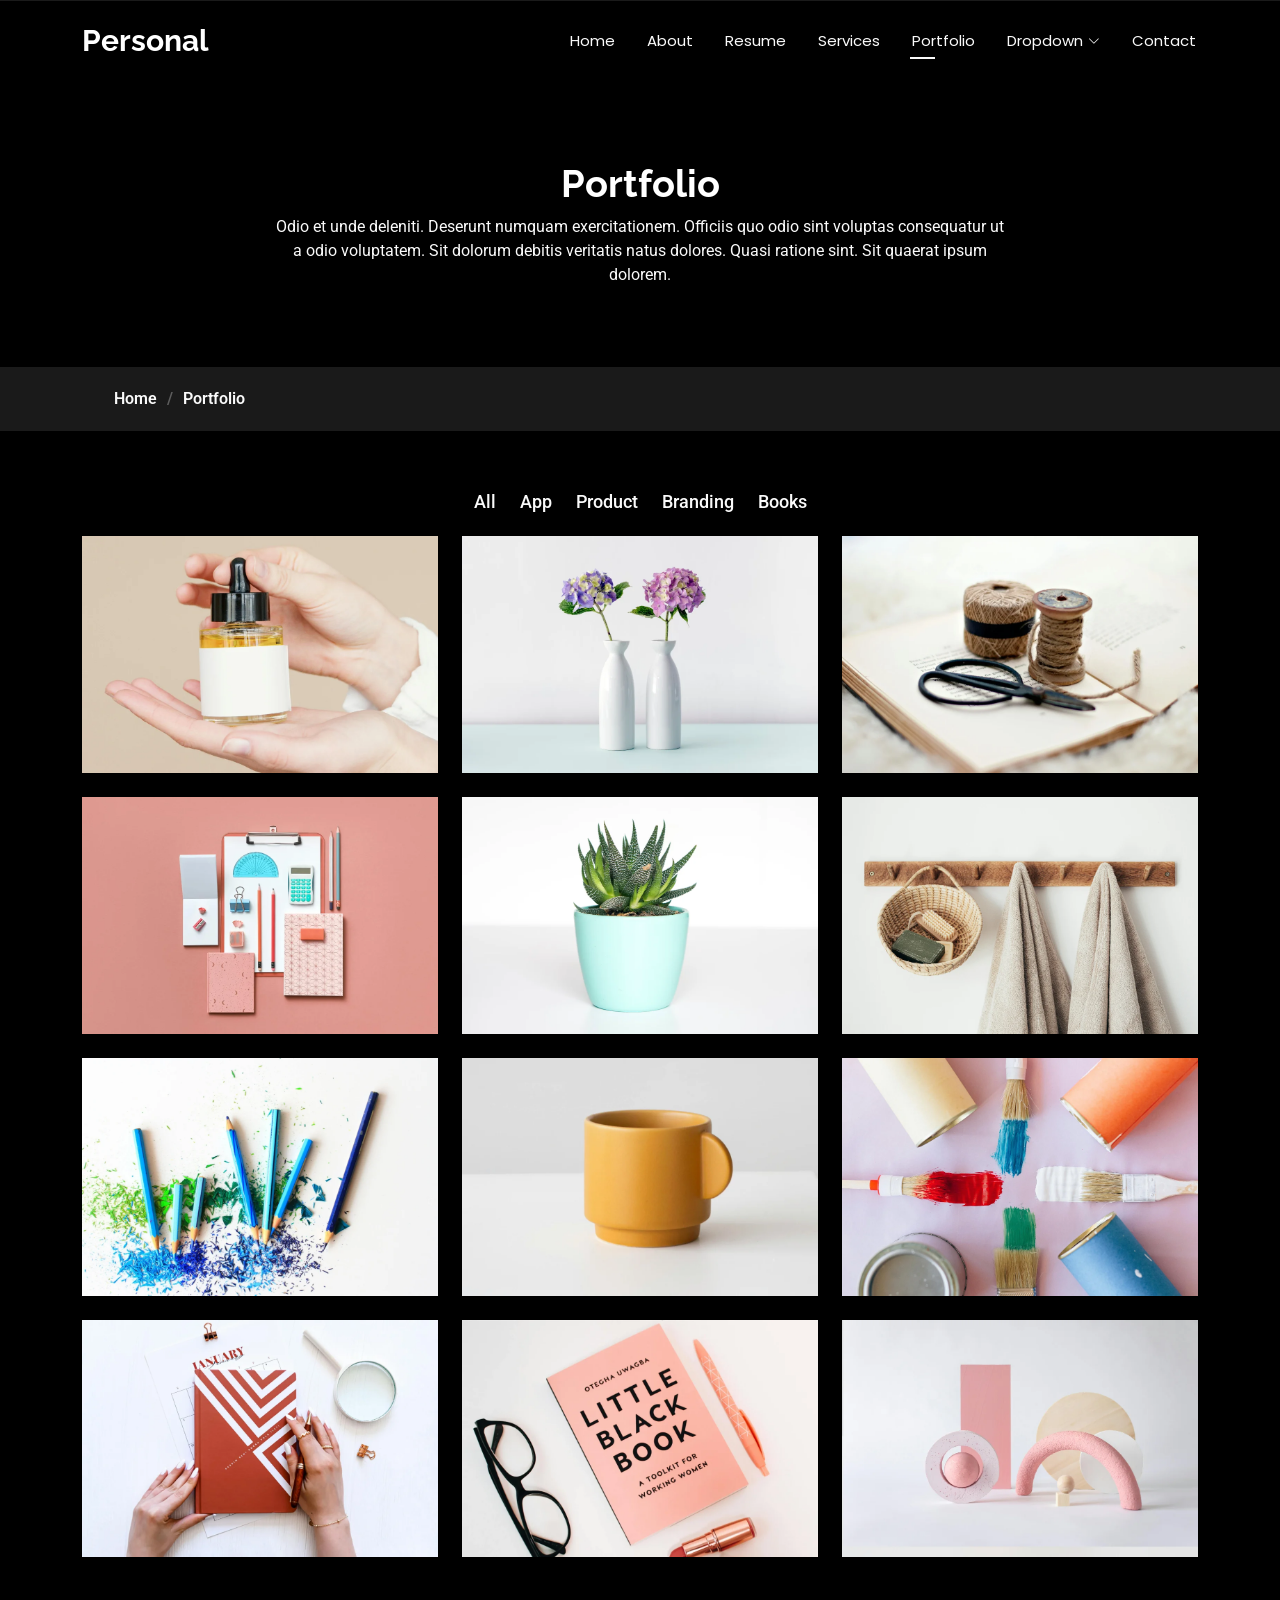
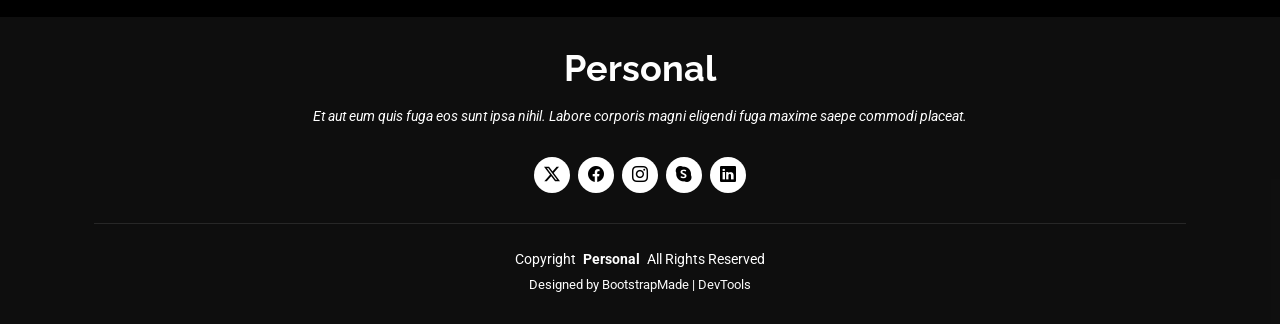
<file: portfolio.html>
<!DOCTYPE html>
<html lang="en">

<head>
  <meta charset="utf-8">
  <meta content="width=device-width, initial-scale=1.0" name="viewport">
  <title>Portfolio - Personal Bootstrap Template</title>
  <meta name="description" content="">
  <meta name="keywords" content="">

  <!-- Favicons -->
  <link href="assets/img/favicon.png" rel="icon">
  <link href="assets/img/apple-touch-icon.png" rel="apple-touch-icon">

  <!-- Fonts -->
  <link href="https://fonts.googleapis.com" rel="preconnect">
  <link href="https://fonts.gstatic.com" rel="preconnect" crossorigin>
  <link href="https://fonts.googleapis.com/css2?family=Roboto:ital,wght@0,100;0,300;0,400;0,500;0,700;0,900;1,100;1,300;1,400;1,500;1,700;1,900&family=Poppins:ital,wght@0,100;0,200;0,300;0,400;0,500;0,600;0,700;0,800;0,900;1,100;1,200;1,300;1,400;1,500;1,600;1,700;1,800;1,900&family=Raleway:ital,wght@0,100;0,200;0,300;0,400;0,500;0,600;0,700;0,800;0,900;1,100;1,200;1,300;1,400;1,500;1,600;1,700;1,800;1,900&display=swap" rel="stylesheet">

  <!-- Vendor CSS Files -->
  <link href="assets/vendor/bootstrap/css/bootstrap.min.css" rel="stylesheet">
  <link href="assets/vendor/bootstrap-icons/bootstrap-icons.css" rel="stylesheet">
  <link href="assets/vendor/aos/aos.css" rel="stylesheet">
  <link href="assets/vendor/swiper/swiper-bundle.min.css" rel="stylesheet">
  <link href="assets/vendor/glightbox/css/glightbox.min.css" rel="stylesheet">

  <!-- Main CSS File -->
  <link href="assets/css/main.css" rel="stylesheet">

  <!-- =======================================================
  * Template Name: Personal
  * Template URL: https://bootstrapmade.com/personal-free-resume-bootstrap-template/
  * Updated: Mar 05 2025 with Bootstrap v5.3.3
  * Author: BootstrapMade.com
  * License: https://bootstrapmade.com/license/
  ======================================================== -->
</head>

<body class="portfolio-page">

  <header id="header" class="header d-flex align-items-center fixed-top">
    <div class="container-fluid container-xl position-relative d-flex align-items-center justify-content-between">

      <a href="index.html" class="logo d-flex align-items-center">
        <!-- Uncomment the line below if you also wish to use an image logo -->
        <!-- <img src="assets/img/logo.webp" alt=""> -->
        <h1 class="sitename">Personal</h1>
      </a>

      <nav id="navmenu" class="navmenu">
        <ul>
          <li><a href="index.html">Home</a></li>
          <li><a href="about.html">About</a></li>
          <li><a href="resume.html">Resume</a></li>
          <li><a href="services.html">Services</a></li>
          <li><a href="portfolio.html" class="active">Portfolio</a></li>
          <li class="dropdown"><a href="#"><span>Dropdown</span> <i class="bi bi-chevron-down toggle-dropdown"></i></a>
            <ul>
              <li><a href="#">Dropdown 1</a></li>
              <li class="dropdown"><a href="#"><span>Deep Dropdown</span> <i class="bi bi-chevron-down toggle-dropdown"></i></a>
                <ul>
                  <li><a href="#">Deep Dropdown 1</a></li>
                  <li><a href="#">Deep Dropdown 2</a></li>
                  <li><a href="#">Deep Dropdown 3</a></li>
                  <li><a href="#">Deep Dropdown 4</a></li>
                  <li><a href="#">Deep Dropdown 5</a></li>
                </ul>
              </li>
              <li><a href="#">Dropdown 2</a></li>
              <li><a href="#">Dropdown 3</a></li>
              <li><a href="#">Dropdown 4</a></li>
            </ul>
          </li>
          <li><a href="contact.html">Contact</a></li>
        </ul>
        <i class="mobile-nav-toggle d-xl-none bi bi-list"></i>
      </nav>

    </div>
  </header>

  <main class="main">

    <!-- Page Title -->
    <div class="page-title" data-aos="fade">
      <div class="heading">
        <div class="container">
          <div class="row d-flex justify-content-center text-center">
            <div class="col-lg-8">
              <h1>Portfolio</h1>
              <p class="mb-0">Odio et unde deleniti. Deserunt numquam exercitationem. Officiis quo odio sint voluptas consequatur ut a odio voluptatem. Sit dolorum debitis veritatis natus dolores. Quasi ratione sint. Sit quaerat ipsum dolorem.</p>
            </div>
          </div>
        </div>
      </div>
      <nav class="breadcrumbs">
        <div class="container">
          <ol>
            <li><a href="index.html">Home</a></li>
            <li class="current">Portfolio</li>
          </ol>
        </div>
      </nav>
    </div><!-- End Page Title -->

    <!-- Portfolio Section -->
    <section id="portfolio" class="portfolio section">

      <div class="container">

        <div class="isotope-layout" data-default-filter="*" data-layout="masonry" data-sort="original-order">

          <ul class="portfolio-filters isotope-filters" data-aos="fade-up" data-aos-delay="100">
            <li data-filter="*" class="filter-active">All</li>
            <li data-filter=".filter-app">App</li>
            <li data-filter=".filter-product">Product</li>
            <li data-filter=".filter-branding">Branding</li>
            <li data-filter=".filter-books">Books</li>
          </ul><!-- End Portfolio Filters -->

          <div class="row gy-4 isotope-container" data-aos="fade-up" data-aos-delay="200">

            <div class="col-lg-4 col-md-6 portfolio-item isotope-item filter-app">
              <div class="portfolio-content h-100">
                <img src="assets/img/portfolio/portfolio-1.webp" class="img-fluid" alt="">
                <div class="portfolio-info">
                  <h4>App 1</h4>
                  <p>Lorem ipsum, dolor sit amet consectetur</p>
                  <a href="assets/img/portfolio/portfolio-1.webp" title="App 1" data-gallery="portfolio-gallery-app" class="glightbox preview-link"><i class="bi bi-zoom-in"></i></a>
                  <a href="portfolio-details.html" title="More Details" class="details-link"><i class="bi bi-link-45deg"></i></a>
                </div>
              </div>
            </div><!-- End Portfolio Item -->

            <div class="col-lg-4 col-md-6 portfolio-item isotope-item filter-product">
              <div class="portfolio-content h-100">
                <img src="assets/img/portfolio/portfolio-10.webp" class="img-fluid" alt="">
                <div class="portfolio-info">
                  <h4>Product 1</h4>
                  <p>Lorem ipsum, dolor sit amet consectetur</p>
                  <a href="assets/img/portfolio/portfolio-10.webp" title="Product 1" data-gallery="portfolio-gallery-product" class="glightbox preview-link"><i class="bi bi-zoom-in"></i></a>
                  <a href="portfolio-details.html" title="More Details" class="details-link"><i class="bi bi-link-45deg"></i></a>
                </div>
              </div>
            </div><!-- End Portfolio Item -->

            <div class="col-lg-4 col-md-6 portfolio-item isotope-item filter-branding">
              <div class="portfolio-content h-100">
                <img src="assets/img/portfolio/portfolio-7.webp" class="img-fluid" alt="">
                <div class="portfolio-info">
                  <h4>Branding 1</h4>
                  <p>Lorem ipsum, dolor sit amet consectetur</p>
                  <a href="assets/img/portfolio/portfolio-7.webp" title="Branding 1" data-gallery="portfolio-gallery-branding" class="glightbox preview-link"><i class="bi bi-zoom-in"></i></a>
                  <a href="portfolio-details.html" title="More Details" class="details-link"><i class="bi bi-link-45deg"></i></a>
                </div>
              </div>
            </div><!-- End Portfolio Item -->

            <div class="col-lg-4 col-md-6 portfolio-item isotope-item filter-books">
              <div class="portfolio-content h-100">
                <img src="assets/img/portfolio/portfolio-4.webp" class="img-fluid" alt="">
                <div class="portfolio-info">
                  <h4>Books 1</h4>
                  <p>Lorem ipsum, dolor sit amet consectetur</p>
                  <a href="assets/img/portfolio/portfolio-4.webp" title="Branding 1" data-gallery="portfolio-gallery-book" class="glightbox preview-link"><i class="bi bi-zoom-in"></i></a>
                  <a href="portfolio-details.html" title="More Details" class="details-link"><i class="bi bi-link-45deg"></i></a>
                </div>
              </div>
            </div><!-- End Portfolio Item -->

            <div class="col-lg-4 col-md-6 portfolio-item isotope-item filter-app">
              <div class="portfolio-content h-100">
                <img src="assets/img/portfolio/portfolio-2.webp" class="img-fluid" alt="">
                <div class="portfolio-info">
                  <h4>App 2</h4>
                  <p>Lorem ipsum, dolor sit amet consectetur</p>
                  <a href="assets/img/portfolio/portfolio-2.webp" title="App 2" data-gallery="portfolio-gallery-app" class="glightbox preview-link"><i class="bi bi-zoom-in"></i></a>
                  <a href="portfolio-details.html" title="More Details" class="details-link"><i class="bi bi-link-45deg"></i></a>
                </div>
              </div>
            </div><!-- End Portfolio Item -->

            <div class="col-lg-4 col-md-6 portfolio-item isotope-item filter-product">
              <div class="portfolio-content h-100">
                <img src="assets/img/portfolio/portfolio-11.webp" class="img-fluid" alt="">
                <div class="portfolio-info">
                  <h4>Product 2</h4>
                  <p>Lorem ipsum, dolor sit amet consectetur</p>
                  <a href="assets/img/portfolio/portfolio-11.webp" title="Product 2" data-gallery="portfolio-gallery-product" class="glightbox preview-link"><i class="bi bi-zoom-in"></i></a>
                  <a href="portfolio-details.html" title="More Details" class="details-link"><i class="bi bi-link-45deg"></i></a>
                </div>
              </div>
            </div><!-- End Portfolio Item -->

            <div class="col-lg-4 col-md-6 portfolio-item isotope-item filter-branding">
              <div class="portfolio-content h-100">
                <img src="assets/img/portfolio/portfolio-8.webp" class="img-fluid" alt="">
                <div class="portfolio-info">
                  <h4>Branding 2</h4>
                  <p>Lorem ipsum, dolor sit amet consectetur</p>
                  <a href="assets/img/portfolio/portfolio-8.webp" title="Branding 2" data-gallery="portfolio-gallery-branding" class="glightbox preview-link"><i class="bi bi-zoom-in"></i></a>
                  <a href="portfolio-details.html" title="More Details" class="details-link"><i class="bi bi-link-45deg"></i></a>
                </div>
              </div>
            </div><!-- End Portfolio Item -->

            <div class="col-lg-4 col-md-6 portfolio-item isotope-item filter-books">
              <div class="portfolio-content h-100">
                <img src="assets/img/portfolio/portfolio-5.webp" class="img-fluid" alt="">
                <div class="portfolio-info">
                  <h4>Books 2</h4>
                  <p>Lorem ipsum, dolor sit amet consectetur</p>
                  <a href="assets/img/portfolio/portfolio-5.webp" title="Branding 2" data-gallery="portfolio-gallery-book" class="glightbox preview-link"><i class="bi bi-zoom-in"></i></a>
                  <a href="portfolio-details.html" title="More Details" class="details-link"><i class="bi bi-link-45deg"></i></a>
                </div>
              </div>
            </div><!-- End Portfolio Item -->

            <div class="col-lg-4 col-md-6 portfolio-item isotope-item filter-app">
              <div class="portfolio-content h-100">
                <img src="assets/img/portfolio/portfolio-3.webp" class="img-fluid" alt="">
                <div class="portfolio-info">
                  <h4>App 3</h4>
                  <p>Lorem ipsum, dolor sit amet consectetur</p>
                  <a href="assets/img/portfolio/portfolio-3.webp" title="App 3" data-gallery="portfolio-gallery-app" class="glightbox preview-link"><i class="bi bi-zoom-in"></i></a>
                  <a href="portfolio-details.html" title="More Details" class="details-link"><i class="bi bi-link-45deg"></i></a>
                </div>
              </div>
            </div><!-- End Portfolio Item -->

            <div class="col-lg-4 col-md-6 portfolio-item isotope-item filter-product">
              <div class="portfolio-content h-100">
                <img src="assets/img/portfolio/portfolio-12.webp" class="img-fluid" alt="">
                <div class="portfolio-info">
                  <h4>Product 3</h4>
                  <p>Lorem ipsum, dolor sit amet consectetur</p>
                  <a href="assets/img/portfolio/portfolio-12.webp" title="Product 3" data-gallery="portfolio-gallery-product" class="glightbox preview-link"><i class="bi bi-zoom-in"></i></a>
                  <a href="portfolio-details.html" title="More Details" class="details-link"><i class="bi bi-link-45deg"></i></a>
                </div>
              </div>
            </div><!-- End Portfolio Item -->

            <div class="col-lg-4 col-md-6 portfolio-item isotope-item filter-branding">
              <div class="portfolio-content h-100">
                <img src="assets/img/portfolio/portfolio-9.webp" class="img-fluid" alt="">
                <div class="portfolio-info">
                  <h4>Branding 3</h4>
                  <p>Lorem ipsum, dolor sit amet consectetur</p>
                  <a href="assets/img/portfolio/portfolio-9.webp" title="Branding 2" data-gallery="portfolio-gallery-branding" class="glightbox preview-link"><i class="bi bi-zoom-in"></i></a>
                  <a href="portfolio-details.html" title="More Details" class="details-link"><i class="bi bi-link-45deg"></i></a>
                </div>
              </div>
            </div><!-- End Portfolio Item -->

            <div class="col-lg-4 col-md-6 portfolio-item isotope-item filter-books">
              <div class="portfolio-content h-100">
                <img src="assets/img/portfolio/portfolio-6.webp" class="img-fluid" alt="">
                <div class="portfolio-info">
                  <h4>Books 3</h4>
                  <p>Lorem ipsum, dolor sit amet consectetur</p>
                  <a href="assets/img/portfolio/portfolio-6.webp" title="Branding 3" data-gallery="portfolio-gallery-book" class="glightbox preview-link"><i class="bi bi-zoom-in"></i></a>
                  <a href="portfolio-details.html" title="More Details" class="details-link"><i class="bi bi-link-45deg"></i></a>
                </div>
              </div>
            </div><!-- End Portfolio Item -->

          </div><!-- End Portfolio Container -->

        </div>

      </div>

    </section><!-- /Portfolio Section -->

  </main>

  <footer id="footer" class="footer dark-background">
    <div class="container">
      <h3 class="sitename">Personal</h3>
      <p>Et aut eum quis fuga eos sunt ipsa nihil. Labore corporis magni eligendi fuga maxime saepe commodi placeat.</p>
      <div class="social-links d-flex justify-content-center">
        <a href=""><i class="bi bi-twitter-x"></i></a>
        <a href=""><i class="bi bi-facebook"></i></a>
        <a href=""><i class="bi bi-instagram"></i></a>
        <a href=""><i class="bi bi-skype"></i></a>
        <a href=""><i class="bi bi-linkedin"></i></a>
      </div>
      <div class="container">
        <div class="copyright">
          <span>Copyright</span> <strong class="px-1 sitename">Personal</strong> <span>All Rights Reserved</span>
        </div>
        <div class="credits">
          <!-- All the links in the footer should remain intact. -->
          <!-- You can delete the links only if you've purchased the pro version. -->
          <!-- Licensing information: https://bootstrapmade.com/license/ -->
          <!-- Purchase the pro version with working PHP/AJAX contact form: [buy-url] -->
          Designed by <a href="https://bootstrapmade.com/">BootstrapMade</a> | <a href="https://bootstrapmade.com/tools/">DevTools</a>
        </div>
      </div>
    </div>
  </footer>

  <!-- Scroll Top -->
  <a href="#" id="scroll-top" class="scroll-top d-flex align-items-center justify-content-center"><i class="bi bi-arrow-up-short"></i></a>

  <!-- Preloader -->
  <div id="preloader"></div>

  <!-- Vendor JS Files -->
  <script src="assets/vendor/bootstrap/js/bootstrap.bundle.min.js"></script>
  <script src="assets/vendor/php-email-form/validate.js"></script>
  <script src="assets/vendor/aos/aos.js"></script>
  <script src="assets/vendor/typed.js/typed.umd.js"></script>
  <script src="assets/vendor/purecounter/purecounter_vanilla.js"></script>
  <script src="assets/vendor/waypoints/noframework.waypoints.js"></script>
  <script src="assets/vendor/swiper/swiper-bundle.min.js"></script>
  <script src="assets/vendor/glightbox/js/glightbox.min.js"></script>
  <script src="assets/vendor/imagesloaded/imagesloaded.pkgd.min.js"></script>
  <script src="assets/vendor/isotope-layout/isotope.pkgd.min.js"></script>

  <!-- Main JS File -->
  <script src="assets/js/main.js"></script>

</body>

</html>
</file>
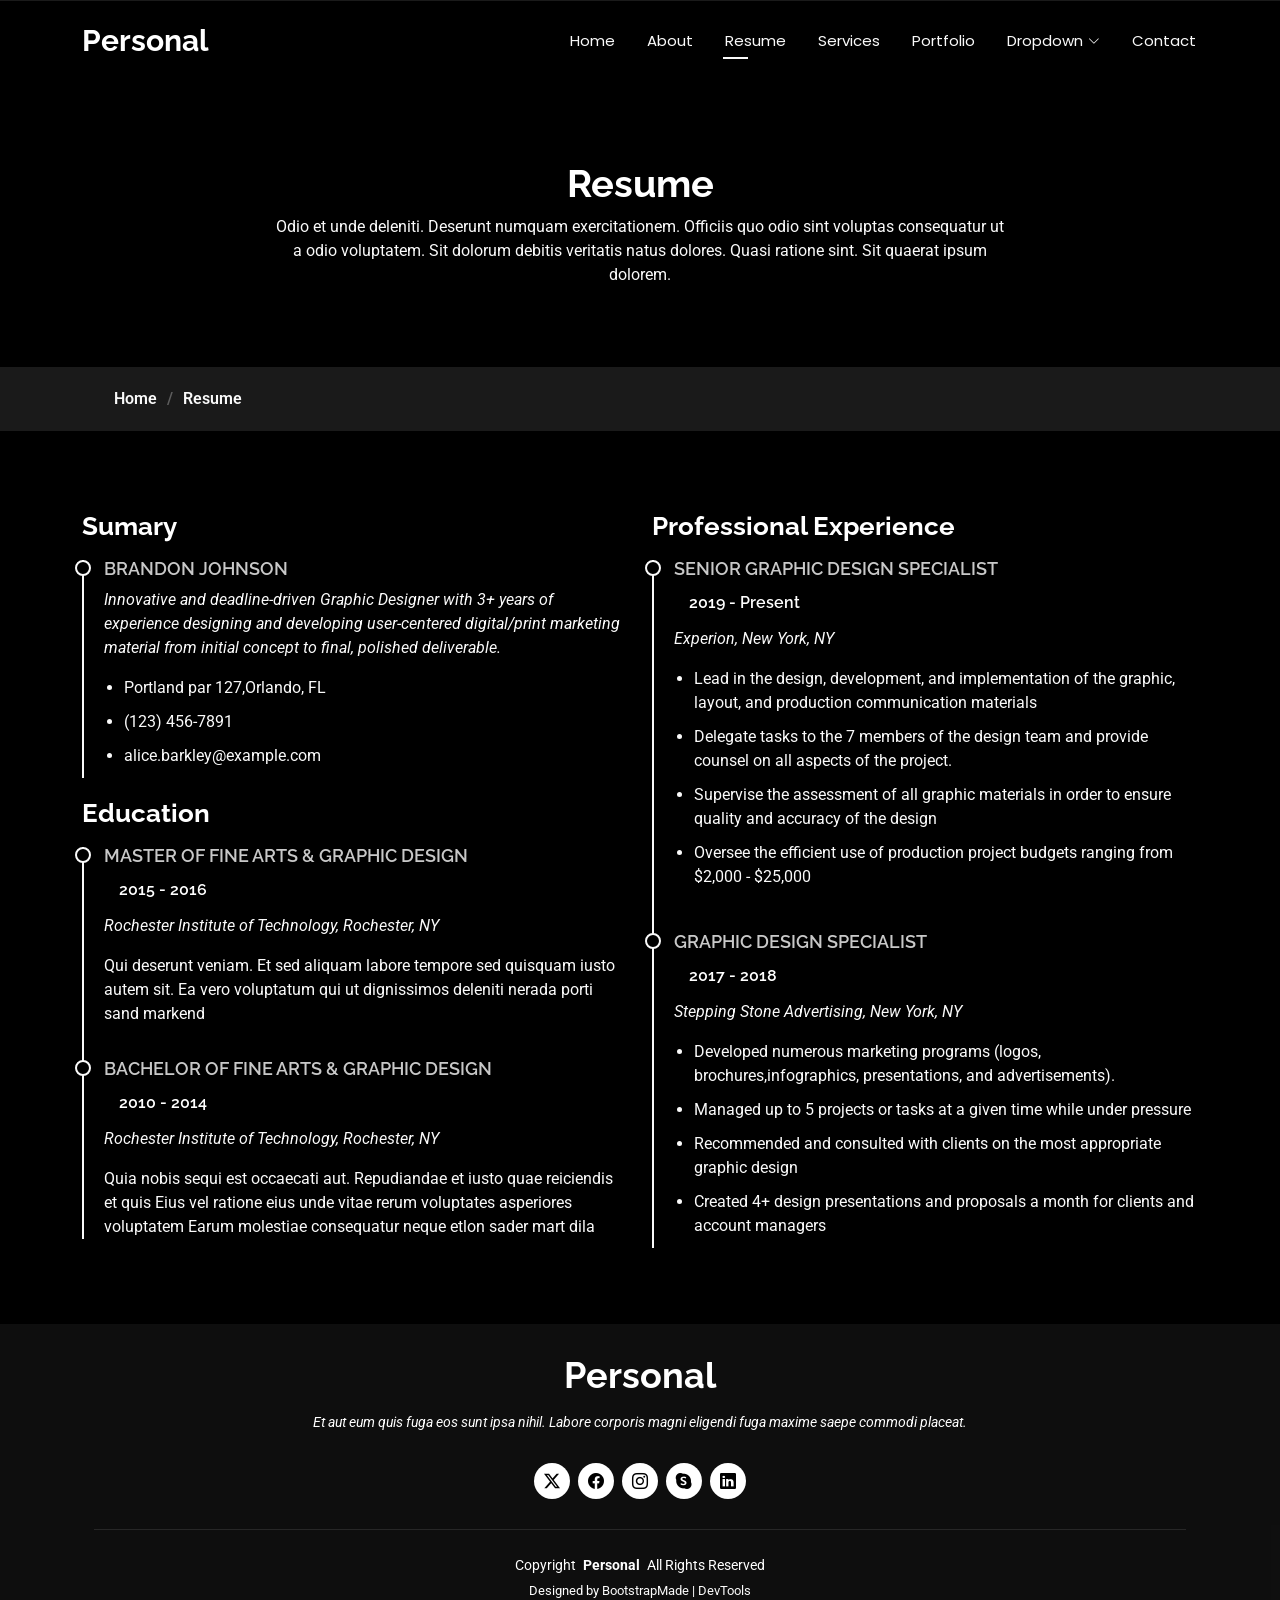
<file: resume.html>
<!DOCTYPE html>
<html lang="en">

<head>
  <meta charset="utf-8">
  <meta content="width=device-width, initial-scale=1.0" name="viewport">
  <title>Resume - Personal Bootstrap Template</title>
  <meta name="description" content="">
  <meta name="keywords" content="">

  <!-- Favicons -->
  <link href="assets/img/favicon.png" rel="icon">
  <link href="assets/img/apple-touch-icon.png" rel="apple-touch-icon">

  <!-- Fonts -->
  <link href="https://fonts.googleapis.com" rel="preconnect">
  <link href="https://fonts.gstatic.com" rel="preconnect" crossorigin>
  <link href="https://fonts.googleapis.com/css2?family=Roboto:ital,wght@0,100;0,300;0,400;0,500;0,700;0,900;1,100;1,300;1,400;1,500;1,700;1,900&family=Poppins:ital,wght@0,100;0,200;0,300;0,400;0,500;0,600;0,700;0,800;0,900;1,100;1,200;1,300;1,400;1,500;1,600;1,700;1,800;1,900&family=Raleway:ital,wght@0,100;0,200;0,300;0,400;0,500;0,600;0,700;0,800;0,900;1,100;1,200;1,300;1,400;1,500;1,600;1,700;1,800;1,900&display=swap" rel="stylesheet">

  <!-- Vendor CSS Files -->
  <link href="assets/vendor/bootstrap/css/bootstrap.min.css" rel="stylesheet">
  <link href="assets/vendor/bootstrap-icons/bootstrap-icons.css" rel="stylesheet">
  <link href="assets/vendor/aos/aos.css" rel="stylesheet">
  <link href="assets/vendor/swiper/swiper-bundle.min.css" rel="stylesheet">
  <link href="assets/vendor/glightbox/css/glightbox.min.css" rel="stylesheet">

  <!-- Main CSS File -->
  <link href="assets/css/main.css" rel="stylesheet">

  <!-- =======================================================
  * Template Name: Personal
  * Template URL: https://bootstrapmade.com/personal-free-resume-bootstrap-template/
  * Updated: Mar 05 2025 with Bootstrap v5.3.3
  * Author: BootstrapMade.com
  * License: https://bootstrapmade.com/license/
  ======================================================== -->
</head>

<body class="resume-page">

  <header id="header" class="header d-flex align-items-center fixed-top">
    <div class="container-fluid container-xl position-relative d-flex align-items-center justify-content-between">

      <a href="index.html" class="logo d-flex align-items-center">
        <!-- Uncomment the line below if you also wish to use an image logo -->
        <!-- <img src="assets/img/logo.webp" alt=""> -->
        <h1 class="sitename">Personal</h1>
      </a>

      <nav id="navmenu" class="navmenu">
        <ul>
          <li><a href="index.html">Home</a></li>
          <li><a href="about.html">About</a></li>
          <li><a href="resume.html" class="active">Resume</a></li>
          <li><a href="services.html">Services</a></li>
          <li><a href="portfolio.html">Portfolio</a></li>
          <li class="dropdown"><a href="#"><span>Dropdown</span> <i class="bi bi-chevron-down toggle-dropdown"></i></a>
            <ul>
              <li><a href="#">Dropdown 1</a></li>
              <li class="dropdown"><a href="#"><span>Deep Dropdown</span> <i class="bi bi-chevron-down toggle-dropdown"></i></a>
                <ul>
                  <li><a href="#">Deep Dropdown 1</a></li>
                  <li><a href="#">Deep Dropdown 2</a></li>
                  <li><a href="#">Deep Dropdown 3</a></li>
                  <li><a href="#">Deep Dropdown 4</a></li>
                  <li><a href="#">Deep Dropdown 5</a></li>
                </ul>
              </li>
              <li><a href="#">Dropdown 2</a></li>
              <li><a href="#">Dropdown 3</a></li>
              <li><a href="#">Dropdown 4</a></li>
            </ul>
          </li>
          <li><a href="contact.html">Contact</a></li>
        </ul>
        <i class="mobile-nav-toggle d-xl-none bi bi-list"></i>
      </nav>

    </div>
  </header>

  <main class="main">

    <!-- Page Title -->
    <div class="page-title" data-aos="fade">
      <div class="heading">
        <div class="container">
          <div class="row d-flex justify-content-center text-center">
            <div class="col-lg-8">
              <h1>Resume</h1>
              <p class="mb-0">Odio et unde deleniti. Deserunt numquam exercitationem. Officiis quo odio sint voluptas consequatur ut a odio voluptatem. Sit dolorum debitis veritatis natus dolores. Quasi ratione sint. Sit quaerat ipsum dolorem.</p>
            </div>
          </div>
        </div>
      </div>
      <nav class="breadcrumbs">
        <div class="container">
          <ol>
            <li><a href="index.html">Home</a></li>
            <li class="current">Resume</li>
          </ol>
        </div>
      </nav>
    </div><!-- End Page Title -->

    <!-- Resume Section -->
    <section id="resume" class="resume section">

      <div class="container">

        <div class="row">

          <div class="col-lg-6" data-aos="fade-up" data-aos-delay="100">
            <h3 class="resume-title">Sumary</h3>

            <div class="resume-item pb-0">
              <h4>Brandon Johnson</h4>
              <p><em>Innovative and deadline-driven Graphic Designer with 3+ years of experience designing and developing user-centered digital/print marketing material from initial concept to final, polished deliverable.</em></p>
              <ul>
                <li>Portland par 127,Orlando, FL</li>
                <li>(123) 456-7891</li>
                <li>alice.barkley@example.com</li>
              </ul>
            </div><!-- Edn Resume Item -->

            <h3 class="resume-title">Education</h3>
            <div class="resume-item">
              <h4>Master of Fine Arts &amp; Graphic Design</h4>
              <h5>2015 - 2016</h5>
              <p><em>Rochester Institute of Technology, Rochester, NY</em></p>
              <p>Qui deserunt veniam. Et sed aliquam labore tempore sed quisquam iusto autem sit. Ea vero voluptatum qui ut dignissimos deleniti nerada porti sand markend</p>
            </div><!-- Edn Resume Item -->

            <div class="resume-item">
              <h4>Bachelor of Fine Arts &amp; Graphic Design</h4>
              <h5>2010 - 2014</h5>
              <p><em>Rochester Institute of Technology, Rochester, NY</em></p>
              <p>Quia nobis sequi est occaecati aut. Repudiandae et iusto quae reiciendis et quis Eius vel ratione eius unde vitae rerum voluptates asperiores voluptatem Earum molestiae consequatur neque etlon sader mart dila</p>
            </div><!-- Edn Resume Item -->

          </div>

          <div class="col-lg-6" data-aos="fade-up" data-aos-delay="200">
            <h3 class="resume-title">Professional Experience</h3>
            <div class="resume-item">
              <h4>Senior graphic design specialist</h4>
              <h5>2019 - Present</h5>
              <p><em>Experion, New York, NY </em></p>
              <ul>
                <li>Lead in the design, development, and implementation of the graphic, layout, and production communication materials</li>
                <li>Delegate tasks to the 7 members of the design team and provide counsel on all aspects of the project. </li>
                <li>Supervise the assessment of all graphic materials in order to ensure quality and accuracy of the design</li>
                <li>Oversee the efficient use of production project budgets ranging from $2,000 - $25,000</li>
              </ul>
            </div><!-- Edn Resume Item -->

            <div class="resume-item">
              <h4>Graphic design specialist</h4>
              <h5>2017 - 2018</h5>
              <p><em>Stepping Stone Advertising, New York, NY</em></p>
              <ul>
                <li>Developed numerous marketing programs (logos, brochures,infographics, presentations, and advertisements).</li>
                <li>Managed up to 5 projects or tasks at a given time while under pressure</li>
                <li>Recommended and consulted with clients on the most appropriate graphic design</li>
                <li>Created 4+ design presentations and proposals a month for clients and account managers</li>
              </ul>
            </div><!-- Edn Resume Item -->

          </div>

        </div>

      </div>

    </section><!-- /Resume Section -->

  </main>

  <footer id="footer" class="footer dark-background">
    <div class="container">
      <h3 class="sitename">Personal</h3>
      <p>Et aut eum quis fuga eos sunt ipsa nihil. Labore corporis magni eligendi fuga maxime saepe commodi placeat.</p>
      <div class="social-links d-flex justify-content-center">
        <a href=""><i class="bi bi-twitter-x"></i></a>
        <a href=""><i class="bi bi-facebook"></i></a>
        <a href=""><i class="bi bi-instagram"></i></a>
        <a href=""><i class="bi bi-skype"></i></a>
        <a href=""><i class="bi bi-linkedin"></i></a>
      </div>
      <div class="container">
        <div class="copyright">
          <span>Copyright</span> <strong class="px-1 sitename">Personal</strong> <span>All Rights Reserved</span>
        </div>
        <div class="credits">
          <!-- All the links in the footer should remain intact. -->
          <!-- You can delete the links only if you've purchased the pro version. -->
          <!-- Licensing information: https://bootstrapmade.com/license/ -->
          <!-- Purchase the pro version with working PHP/AJAX contact form: [buy-url] -->
          Designed by <a href="https://bootstrapmade.com/">BootstrapMade</a> | <a href="https://bootstrapmade.com/tools/">DevTools</a>
        </div>
      </div>
    </div>
  </footer>

  <!-- Scroll Top -->
  <a href="#" id="scroll-top" class="scroll-top d-flex align-items-center justify-content-center"><i class="bi bi-arrow-up-short"></i></a>

  <!-- Preloader -->
  <div id="preloader"></div>

  <!-- Vendor JS Files -->
  <script src="assets/vendor/bootstrap/js/bootstrap.bundle.min.js"></script>
  <script src="assets/vendor/php-email-form/validate.js"></script>
  <script src="assets/vendor/aos/aos.js"></script>
  <script src="assets/vendor/typed.js/typed.umd.js"></script>
  <script src="assets/vendor/purecounter/purecounter_vanilla.js"></script>
  <script src="assets/vendor/waypoints/noframework.waypoints.js"></script>
  <script src="assets/vendor/swiper/swiper-bundle.min.js"></script>
  <script src="assets/vendor/glightbox/js/glightbox.min.js"></script>
  <script src="assets/vendor/imagesloaded/imagesloaded.pkgd.min.js"></script>
  <script src="assets/vendor/isotope-layout/isotope.pkgd.min.js"></script>

  <!-- Main JS File -->
  <script src="assets/js/main.js"></script>

</body>

</html>
</file>
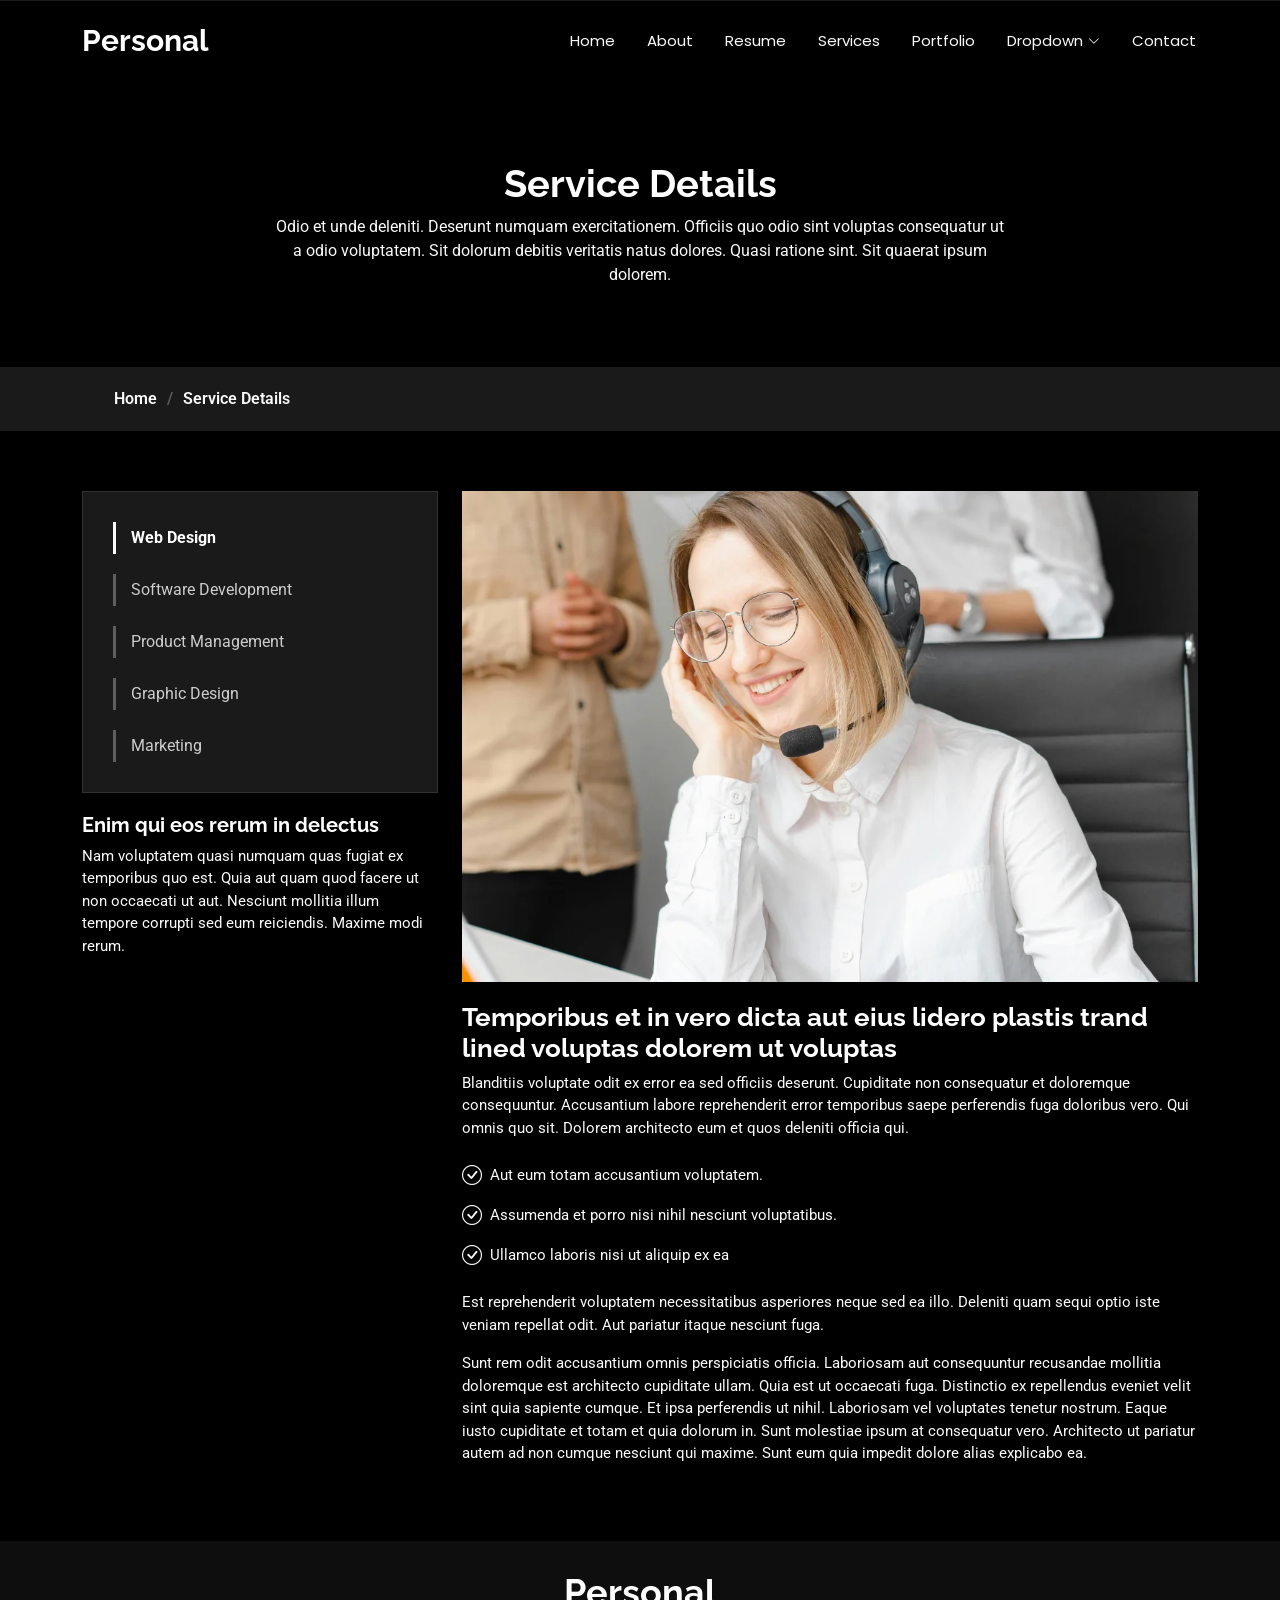
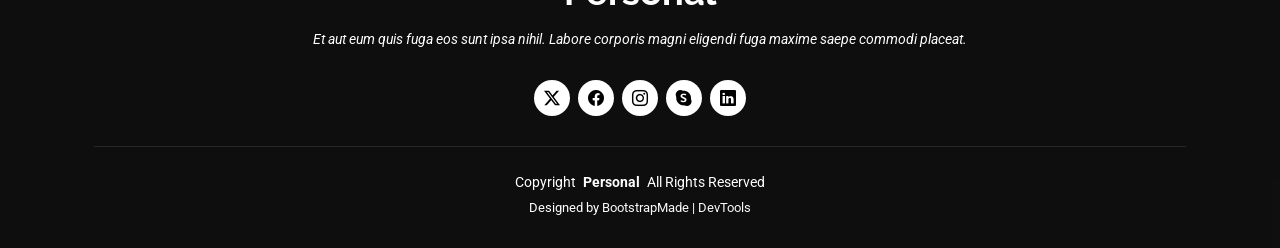
<file: service-details.html>
<!DOCTYPE html>
<html lang="en">

<head>
  <meta charset="utf-8">
  <meta content="width=device-width, initial-scale=1.0" name="viewport">
  <title>Service Details - Personal Bootstrap Template</title>
  <meta name="description" content="">
  <meta name="keywords" content="">

  <!-- Favicons -->
  <link href="assets/img/favicon.png" rel="icon">
  <link href="assets/img/apple-touch-icon.png" rel="apple-touch-icon">

  <!-- Fonts -->
  <link href="https://fonts.googleapis.com" rel="preconnect">
  <link href="https://fonts.gstatic.com" rel="preconnect" crossorigin>
  <link href="https://fonts.googleapis.com/css2?family=Roboto:ital,wght@0,100;0,300;0,400;0,500;0,700;0,900;1,100;1,300;1,400;1,500;1,700;1,900&family=Poppins:ital,wght@0,100;0,200;0,300;0,400;0,500;0,600;0,700;0,800;0,900;1,100;1,200;1,300;1,400;1,500;1,600;1,700;1,800;1,900&family=Raleway:ital,wght@0,100;0,200;0,300;0,400;0,500;0,600;0,700;0,800;0,900;1,100;1,200;1,300;1,400;1,500;1,600;1,700;1,800;1,900&display=swap" rel="stylesheet">

  <!-- Vendor CSS Files -->
  <link href="assets/vendor/bootstrap/css/bootstrap.min.css" rel="stylesheet">
  <link href="assets/vendor/bootstrap-icons/bootstrap-icons.css" rel="stylesheet">
  <link href="assets/vendor/aos/aos.css" rel="stylesheet">
  <link href="assets/vendor/swiper/swiper-bundle.min.css" rel="stylesheet">
  <link href="assets/vendor/glightbox/css/glightbox.min.css" rel="stylesheet">

  <!-- Main CSS File -->
  <link href="assets/css/main.css" rel="stylesheet">

  <!-- =======================================================
  * Template Name: Personal
  * Template URL: https://bootstrapmade.com/personal-free-resume-bootstrap-template/
  * Updated: Mar 05 2025 with Bootstrap v5.3.3
  * Author: BootstrapMade.com
  * License: https://bootstrapmade.com/license/
  ======================================================== -->
</head>

<body class="service-details-page">

  <header id="header" class="header d-flex align-items-center fixed-top">
    <div class="container-fluid container-xl position-relative d-flex align-items-center justify-content-between">

      <a href="index.html" class="logo d-flex align-items-center">
        <!-- Uncomment the line below if you also wish to use an image logo -->
        <!-- <img src="assets/img/logo.webp" alt=""> -->
        <h1 class="sitename">Personal</h1>
      </a>

      <nav id="navmenu" class="navmenu">
        <ul>
          <li><a href="index.html">Home</a></li>
          <li><a href="about.html">About</a></li>
          <li><a href="resume.html">Resume</a></li>
          <li><a href="services.html">Services</a></li>
          <li><a href="portfolio.html">Portfolio</a></li>
          <li class="dropdown"><a href="#"><span>Dropdown</span> <i class="bi bi-chevron-down toggle-dropdown"></i></a>
            <ul>
              <li><a href="#">Dropdown 1</a></li>
              <li class="dropdown"><a href="#"><span>Deep Dropdown</span> <i class="bi bi-chevron-down toggle-dropdown"></i></a>
                <ul>
                  <li><a href="#">Deep Dropdown 1</a></li>
                  <li><a href="#">Deep Dropdown 2</a></li>
                  <li><a href="#">Deep Dropdown 3</a></li>
                  <li><a href="#">Deep Dropdown 4</a></li>
                  <li><a href="#">Deep Dropdown 5</a></li>
                </ul>
              </li>
              <li><a href="#">Dropdown 2</a></li>
              <li><a href="#">Dropdown 3</a></li>
              <li><a href="#">Dropdown 4</a></li>
            </ul>
          </li>
          <li><a href="contact.html">Contact</a></li>
        </ul>
        <i class="mobile-nav-toggle d-xl-none bi bi-list"></i>
      </nav>

    </div>
  </header>

  <main class="main">

    <!-- Page Title -->
    <div class="page-title" data-aos="fade">
      <div class="heading">
        <div class="container">
          <div class="row d-flex justify-content-center text-center">
            <div class="col-lg-8">
              <h1>Service Details</h1>
              <p class="mb-0">Odio et unde deleniti. Deserunt numquam exercitationem. Officiis quo odio sint voluptas consequatur ut a odio voluptatem. Sit dolorum debitis veritatis natus dolores. Quasi ratione sint. Sit quaerat ipsum dolorem.</p>
            </div>
          </div>
        </div>
      </div>
      <nav class="breadcrumbs">
        <div class="container">
          <ol>
            <li><a href="index.html">Home</a></li>
            <li class="current">Service Details</li>
          </ol>
        </div>
      </nav>
    </div><!-- End Page Title -->

    <!-- Service Details Section -->
    <section id="service-details" class="service-details section">

      <div class="container">

        <div class="row gy-4">

          <div class="col-lg-4" data-aos="fade-up" data-aos-delay="100">
            <div class="services-list">
              <a href="#" class="active">Web Design</a>
              <a href="#">Software Development</a>
              <a href="#">Product Management</a>
              <a href="#">Graphic Design</a>
              <a href="#">Marketing</a>
            </div>

            <h4>Enim qui eos rerum in delectus</h4>
            <p>Nam voluptatem quasi numquam quas fugiat ex temporibus quo est. Quia aut quam quod facere ut non occaecati ut aut. Nesciunt mollitia illum tempore corrupti sed eum reiciendis. Maxime modi rerum.</p>
          </div>

          <div class="col-lg-8" data-aos="fade-up" data-aos-delay="200">
            <img src="assets/img/services/services-4.webp" alt="" class="img-fluid services-img">
            <h3>Temporibus et in vero dicta aut eius lidero plastis trand lined voluptas dolorem ut voluptas</h3>
            <p>
              Blanditiis voluptate odit ex error ea sed officiis deserunt. Cupiditate non consequatur et doloremque consequuntur. Accusantium labore reprehenderit error temporibus saepe perferendis fuga doloribus vero. Qui omnis quo sit. Dolorem architecto eum et quos deleniti officia qui.
            </p>
            <ul>
              <li><i class="bi bi-check-circle"></i> <span>Aut eum totam accusantium voluptatem.</span></li>
              <li><i class="bi bi-check-circle"></i> <span>Assumenda et porro nisi nihil nesciunt voluptatibus.</span></li>
              <li><i class="bi bi-check-circle"></i> <span>Ullamco laboris nisi ut aliquip ex ea</span></li>
            </ul>
            <p>
              Est reprehenderit voluptatem necessitatibus asperiores neque sed ea illo. Deleniti quam sequi optio iste veniam repellat odit. Aut pariatur itaque nesciunt fuga.
            </p>
            <p>
              Sunt rem odit accusantium omnis perspiciatis officia. Laboriosam aut consequuntur recusandae mollitia doloremque est architecto cupiditate ullam. Quia est ut occaecati fuga. Distinctio ex repellendus eveniet velit sint quia sapiente cumque. Et ipsa perferendis ut nihil. Laboriosam vel voluptates tenetur nostrum. Eaque iusto cupiditate et totam et quia dolorum in. Sunt molestiae ipsum at consequatur vero. Architecto ut pariatur autem ad non cumque nesciunt qui maxime. Sunt eum quia impedit dolore alias explicabo ea.
            </p>
          </div>

        </div>

      </div>

    </section><!-- /Service Details Section -->

  </main>

  <footer id="footer" class="footer dark-background">
    <div class="container">
      <h3 class="sitename">Personal</h3>
      <p>Et aut eum quis fuga eos sunt ipsa nihil. Labore corporis magni eligendi fuga maxime saepe commodi placeat.</p>
      <div class="social-links d-flex justify-content-center">
        <a href=""><i class="bi bi-twitter-x"></i></a>
        <a href=""><i class="bi bi-facebook"></i></a>
        <a href=""><i class="bi bi-instagram"></i></a>
        <a href=""><i class="bi bi-skype"></i></a>
        <a href=""><i class="bi bi-linkedin"></i></a>
      </div>
      <div class="container">
        <div class="copyright">
          <span>Copyright</span> <strong class="px-1 sitename">Personal</strong> <span>All Rights Reserved</span>
        </div>
        <div class="credits">
          <!-- All the links in the footer should remain intact. -->
          <!-- You can delete the links only if you've purchased the pro version. -->
          <!-- Licensing information: https://bootstrapmade.com/license/ -->
          <!-- Purchase the pro version with working PHP/AJAX contact form: [buy-url] -->
          Designed by <a href="https://bootstrapmade.com/">BootstrapMade</a> | <a href="https://bootstrapmade.com/tools/">DevTools</a>
        </div>
      </div>
    </div>
  </footer>

  <!-- Scroll Top -->
  <a href="#" id="scroll-top" class="scroll-top d-flex align-items-center justify-content-center"><i class="bi bi-arrow-up-short"></i></a>

  <!-- Preloader -->
  <div id="preloader"></div>

  <!-- Vendor JS Files -->
  <script src="assets/vendor/bootstrap/js/bootstrap.bundle.min.js"></script>
  <script src="assets/vendor/php-email-form/validate.js"></script>
  <script src="assets/vendor/aos/aos.js"></script>
  <script src="assets/vendor/typed.js/typed.umd.js"></script>
  <script src="assets/vendor/purecounter/purecounter_vanilla.js"></script>
  <script src="assets/vendor/waypoints/noframework.waypoints.js"></script>
  <script src="assets/vendor/swiper/swiper-bundle.min.js"></script>
  <script src="assets/vendor/glightbox/js/glightbox.min.js"></script>
  <script src="assets/vendor/imagesloaded/imagesloaded.pkgd.min.js"></script>
  <script src="assets/vendor/isotope-layout/isotope.pkgd.min.js"></script>

  <!-- Main JS File -->
  <script src="assets/js/main.js"></script>

</body>

</html>
</file>
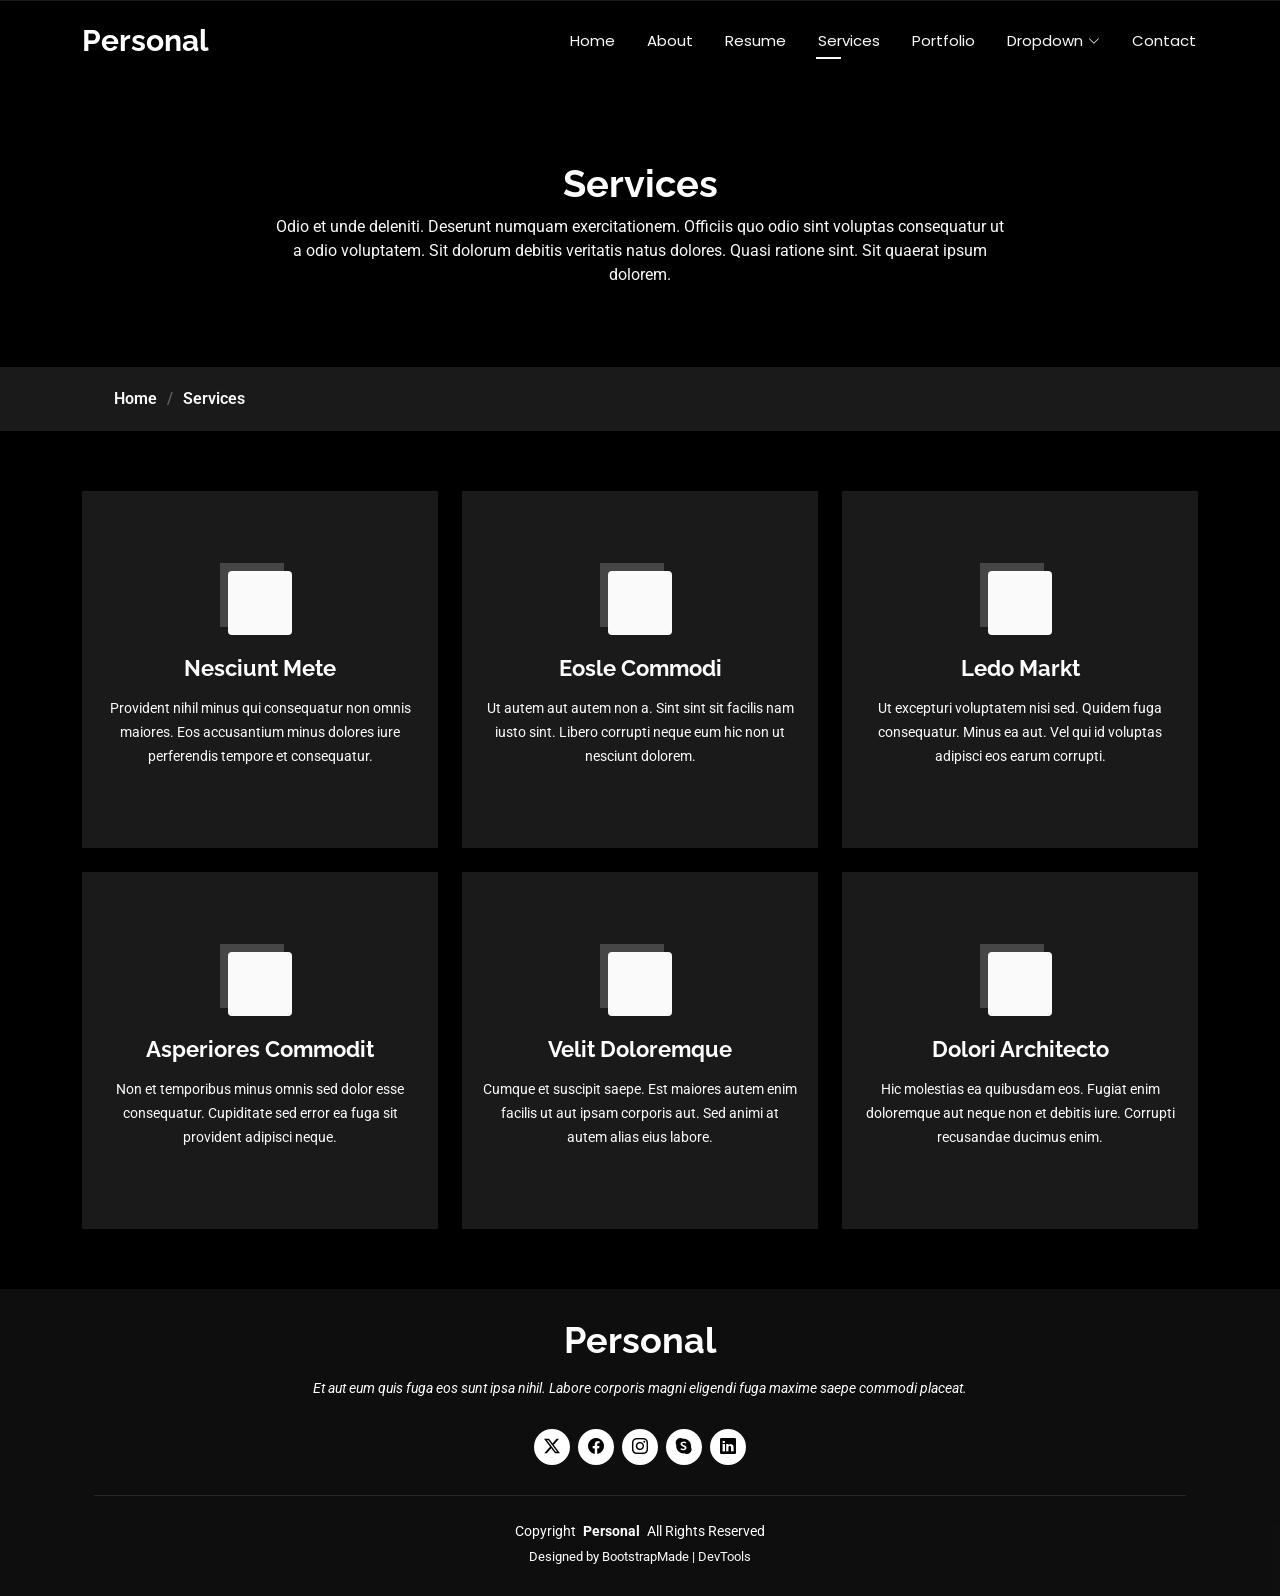
<file: services.html>
<!DOCTYPE html>
<html lang="en">

<head>
  <meta charset="utf-8">
  <meta content="width=device-width, initial-scale=1.0" name="viewport">
  <title>Services - Personal Bootstrap Template</title>
  <meta name="description" content="">
  <meta name="keywords" content="">

  <!-- Favicons -->
  <link href="assets/img/favicon.png" rel="icon">
  <link href="assets/img/apple-touch-icon.png" rel="apple-touch-icon">

  <!-- Fonts -->
  <link href="https://fonts.googleapis.com" rel="preconnect">
  <link href="https://fonts.gstatic.com" rel="preconnect" crossorigin>
  <link href="https://fonts.googleapis.com/css2?family=Roboto:ital,wght@0,100;0,300;0,400;0,500;0,700;0,900;1,100;1,300;1,400;1,500;1,700;1,900&family=Poppins:ital,wght@0,100;0,200;0,300;0,400;0,500;0,600;0,700;0,800;0,900;1,100;1,200;1,300;1,400;1,500;1,600;1,700;1,800;1,900&family=Raleway:ital,wght@0,100;0,200;0,300;0,400;0,500;0,600;0,700;0,800;0,900;1,100;1,200;1,300;1,400;1,500;1,600;1,700;1,800;1,900&display=swap" rel="stylesheet">

  <!-- Vendor CSS Files -->
  <link href="assets/vendor/bootstrap/css/bootstrap.min.css" rel="stylesheet">
  <link href="assets/vendor/bootstrap-icons/bootstrap-icons.css" rel="stylesheet">
  <link href="assets/vendor/aos/aos.css" rel="stylesheet">
  <link href="assets/vendor/swiper/swiper-bundle.min.css" rel="stylesheet">
  <link href="assets/vendor/glightbox/css/glightbox.min.css" rel="stylesheet">

  <!-- Main CSS File -->
  <link href="assets/css/main.css" rel="stylesheet">

  <!-- =======================================================
  * Template Name: Personal
  * Template URL: https://bootstrapmade.com/personal-free-resume-bootstrap-template/
  * Updated: Mar 05 2025 with Bootstrap v5.3.3
  * Author: BootstrapMade.com
  * License: https://bootstrapmade.com/license/
  ======================================================== -->
</head>

<body class="services-page">

  <header id="header" class="header d-flex align-items-center fixed-top">
    <div class="container-fluid container-xl position-relative d-flex align-items-center justify-content-between">

      <a href="index.html" class="logo d-flex align-items-center">
        <!-- Uncomment the line below if you also wish to use an image logo -->
        <!-- <img src="assets/img/logo.webp" alt=""> -->
        <h1 class="sitename">Personal</h1>
      </a>

      <nav id="navmenu" class="navmenu">
        <ul>
          <li><a href="index.html">Home</a></li>
          <li><a href="about.html">About</a></li>
          <li><a href="resume.html">Resume</a></li>
          <li><a href="services.html" class="active">Services</a></li>
          <li><a href="portfolio.html">Portfolio</a></li>
          <li class="dropdown"><a href="#"><span>Dropdown</span> <i class="bi bi-chevron-down toggle-dropdown"></i></a>
            <ul>
              <li><a href="#">Dropdown 1</a></li>
              <li class="dropdown"><a href="#"><span>Deep Dropdown</span> <i class="bi bi-chevron-down toggle-dropdown"></i></a>
                <ul>
                  <li><a href="#">Deep Dropdown 1</a></li>
                  <li><a href="#">Deep Dropdown 2</a></li>
                  <li><a href="#">Deep Dropdown 3</a></li>
                  <li><a href="#">Deep Dropdown 4</a></li>
                  <li><a href="#">Deep Dropdown 5</a></li>
                </ul>
              </li>
              <li><a href="#">Dropdown 2</a></li>
              <li><a href="#">Dropdown 3</a></li>
              <li><a href="#">Dropdown 4</a></li>
            </ul>
          </li>
          <li><a href="contact.html">Contact</a></li>
        </ul>
        <i class="mobile-nav-toggle d-xl-none bi bi-list"></i>
      </nav>

    </div>
  </header>

  <main class="main">

    <!-- Page Title -->
    <div class="page-title" data-aos="fade">
      <div class="heading">
        <div class="container">
          <div class="row d-flex justify-content-center text-center">
            <div class="col-lg-8">
              <h1>Services</h1>
              <p class="mb-0">Odio et unde deleniti. Deserunt numquam exercitationem. Officiis quo odio sint voluptas consequatur ut a odio voluptatem. Sit dolorum debitis veritatis natus dolores. Quasi ratione sint. Sit quaerat ipsum dolorem.</p>
            </div>
          </div>
        </div>
      </div>
      <nav class="breadcrumbs">
        <div class="container">
          <ol>
            <li><a href="index.html">Home</a></li>
            <li class="current">Services</li>
          </ol>
        </div>
      </nav>
    </div><!-- End Page Title -->

    <!-- Services Section -->
    <section id="services" class="services section">

      <div class="container">

        <div class="row gy-4">

          <div class="col-lg-4 col-md-6" data-aos="fade-up" data-aos-delay="100">
            <div class="service-item  position-relative">
              <div class="icon">
                <i class="bi bi-activity"></i>
              </div>
              <a href="service-details.html" class="stretched-link">
                <h3>Nesciunt Mete</h3>
              </a>
              <p>Provident nihil minus qui consequatur non omnis maiores. Eos accusantium minus dolores iure perferendis tempore et consequatur.</p>
            </div>
          </div><!-- End Service Item -->

          <div class="col-lg-4 col-md-6" data-aos="fade-up" data-aos-delay="200">
            <div class="service-item position-relative">
              <div class="icon">
                <i class="bi bi-broadcast"></i>
              </div>
              <a href="service-details.html" class="stretched-link">
                <h3>Eosle Commodi</h3>
              </a>
              <p>Ut autem aut autem non a. Sint sint sit facilis nam iusto sint. Libero corrupti neque eum hic non ut nesciunt dolorem.</p>
            </div>
          </div><!-- End Service Item -->

          <div class="col-lg-4 col-md-6" data-aos="fade-up" data-aos-delay="300">
            <div class="service-item position-relative">
              <div class="icon">
                <i class="bi bi-easel"></i>
              </div>
              <a href="service-details.html" class="stretched-link">
                <h3>Ledo Markt</h3>
              </a>
              <p>Ut excepturi voluptatem nisi sed. Quidem fuga consequatur. Minus ea aut. Vel qui id voluptas adipisci eos earum corrupti.</p>
            </div>
          </div><!-- End Service Item -->

          <div class="col-lg-4 col-md-6" data-aos="fade-up" data-aos-delay="400">
            <div class="service-item position-relative">
              <div class="icon">
                <i class="bi bi-bounding-box-circles"></i>
              </div>
              <a href="service-details.html" class="stretched-link">
                <h3>Asperiores Commodit</h3>
              </a>
              <p>Non et temporibus minus omnis sed dolor esse consequatur. Cupiditate sed error ea fuga sit provident adipisci neque.</p>
              <a href="service-details.html" class="stretched-link"></a>
            </div>
          </div><!-- End Service Item -->

          <div class="col-lg-4 col-md-6" data-aos="fade-up" data-aos-delay="500">
            <div class="service-item position-relative">
              <div class="icon">
                <i class="bi bi-calendar4-week"></i>
              </div>
              <a href="service-details.html" class="stretched-link">
                <h3>Velit Doloremque</h3>
              </a>
              <p>Cumque et suscipit saepe. Est maiores autem enim facilis ut aut ipsam corporis aut. Sed animi at autem alias eius labore.</p>
              <a href="service-details.html" class="stretched-link"></a>
            </div>
          </div><!-- End Service Item -->

          <div class="col-lg-4 col-md-6" data-aos="fade-up" data-aos-delay="600">
            <div class="service-item position-relative">
              <div class="icon">
                <i class="bi bi-chat-square-text"></i>
              </div>
              <a href="service-details.html" class="stretched-link">
                <h3>Dolori Architecto</h3>
              </a>
              <p>Hic molestias ea quibusdam eos. Fugiat enim doloremque aut neque non et debitis iure. Corrupti recusandae ducimus enim.</p>
              <a href="service-details.html" class="stretched-link"></a>
            </div>
          </div><!-- End Service Item -->

        </div>

      </div>

    </section><!-- /Services Section -->

  </main>

  <footer id="footer" class="footer dark-background">
    <div class="container">
      <h3 class="sitename">Personal</h3>
      <p>Et aut eum quis fuga eos sunt ipsa nihil. Labore corporis magni eligendi fuga maxime saepe commodi placeat.</p>
      <div class="social-links d-flex justify-content-center">
        <a href=""><i class="bi bi-twitter-x"></i></a>
        <a href=""><i class="bi bi-facebook"></i></a>
        <a href=""><i class="bi bi-instagram"></i></a>
        <a href=""><i class="bi bi-skype"></i></a>
        <a href=""><i class="bi bi-linkedin"></i></a>
      </div>
      <div class="container">
        <div class="copyright">
          <span>Copyright</span> <strong class="px-1 sitename">Personal</strong> <span>All Rights Reserved</span>
        </div>
        <div class="credits">
          <!-- All the links in the footer should remain intact. -->
          <!-- You can delete the links only if you've purchased the pro version. -->
          <!-- Licensing information: https://bootstrapmade.com/license/ -->
          <!-- Purchase the pro version with working PHP/AJAX contact form: [buy-url] -->
          Designed by <a href="https://bootstrapmade.com/">BootstrapMade</a> | <a href="https://bootstrapmade.com/tools/">DevTools</a>
        </div>
      </div>
    </div>
  </footer>

  <!-- Scroll Top -->
  <a href="#" id="scroll-top" class="scroll-top d-flex align-items-center justify-content-center"><i class="bi bi-arrow-up-short"></i></a>

  <!-- Preloader -->
  <div id="preloader"></div>

  <!-- Vendor JS Files -->
  <script src="assets/vendor/bootstrap/js/bootstrap.bundle.min.js"></script>
  <script src="assets/vendor/php-email-form/validate.js"></script>
  <script src="assets/vendor/aos/aos.js"></script>
  <script src="assets/vendor/typed.js/typed.umd.js"></script>
  <script src="assets/vendor/purecounter/purecounter_vanilla.js"></script>
  <script src="assets/vendor/waypoints/noframework.waypoints.js"></script>
  <script src="assets/vendor/swiper/swiper-bundle.min.js"></script>
  <script src="assets/vendor/glightbox/js/glightbox.min.js"></script>
  <script src="assets/vendor/imagesloaded/imagesloaded.pkgd.min.js"></script>
  <script src="assets/vendor/isotope-layout/isotope.pkgd.min.js"></script>

  <!-- Main JS File -->
  <script src="assets/js/main.js"></script>

</body>

</html>
</file>
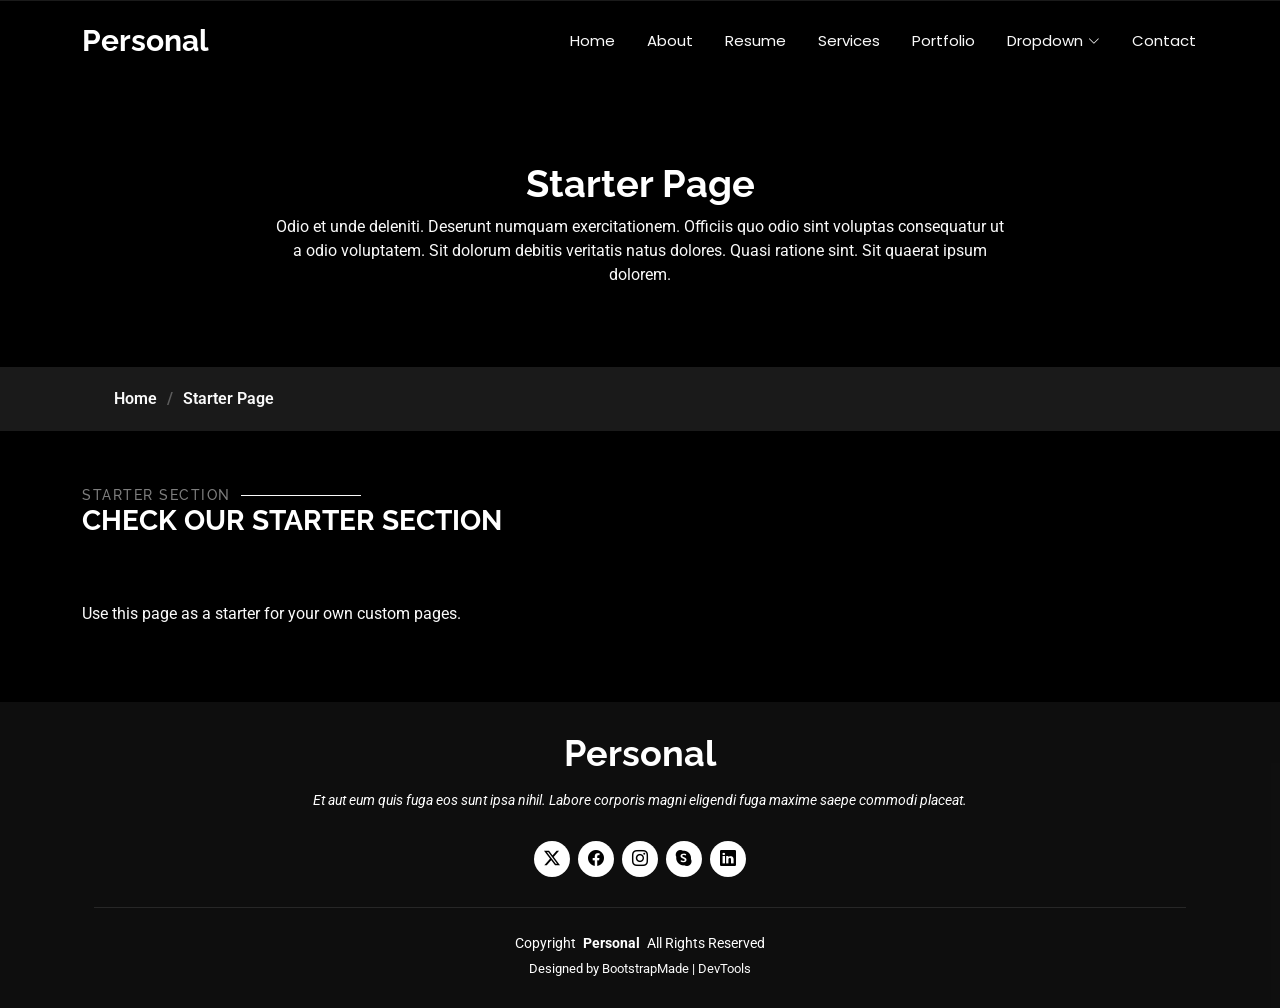
<file: starter-page.html>
<!DOCTYPE html>
<html lang="en">

<head>
  <meta charset="utf-8">
  <meta content="width=device-width, initial-scale=1.0" name="viewport">
  <title>Starter Page - Personal Bootstrap Template</title>
  <meta name="description" content="">
  <meta name="keywords" content="">

  <!-- Favicons -->
  <link href="assets/img/favicon.png" rel="icon">
  <link href="assets/img/apple-touch-icon.png" rel="apple-touch-icon">

  <!-- Fonts -->
  <link href="https://fonts.googleapis.com" rel="preconnect">
  <link href="https://fonts.gstatic.com" rel="preconnect" crossorigin>
  <link href="https://fonts.googleapis.com/css2?family=Roboto:ital,wght@0,100;0,300;0,400;0,500;0,700;0,900;1,100;1,300;1,400;1,500;1,700;1,900&family=Poppins:ital,wght@0,100;0,200;0,300;0,400;0,500;0,600;0,700;0,800;0,900;1,100;1,200;1,300;1,400;1,500;1,600;1,700;1,800;1,900&family=Raleway:ital,wght@0,100;0,200;0,300;0,400;0,500;0,600;0,700;0,800;0,900;1,100;1,200;1,300;1,400;1,500;1,600;1,700;1,800;1,900&display=swap" rel="stylesheet">

  <!-- Vendor CSS Files -->
  <link href="assets/vendor/bootstrap/css/bootstrap.min.css" rel="stylesheet">
  <link href="assets/vendor/bootstrap-icons/bootstrap-icons.css" rel="stylesheet">
  <link href="assets/vendor/aos/aos.css" rel="stylesheet">
  <link href="assets/vendor/swiper/swiper-bundle.min.css" rel="stylesheet">
  <link href="assets/vendor/glightbox/css/glightbox.min.css" rel="stylesheet">

  <!-- Main CSS File -->
  <link href="assets/css/main.css" rel="stylesheet">

  <!-- =======================================================
  * Template Name: Personal
  * Template URL: https://bootstrapmade.com/personal-free-resume-bootstrap-template/
  * Updated: Mar 05 2025 with Bootstrap v5.3.3
  * Author: BootstrapMade.com
  * License: https://bootstrapmade.com/license/
  ======================================================== -->
</head>

<body class="starter-page-page">

  <header id="header" class="header d-flex align-items-center fixed-top">
    <div class="container-fluid container-xl position-relative d-flex align-items-center justify-content-between">

      <a href="index.html" class="logo d-flex align-items-center">
        <!-- Uncomment the line below if you also wish to use an image logo -->
        <!-- <img src="assets/img/logo.webp" alt=""> -->
        <h1 class="sitename">Personal</h1>
      </a>

      <nav id="navmenu" class="navmenu">
        <ul>
          <li><a href="index.html">Home</a></li>
          <li><a href="about.html">About</a></li>
          <li><a href="resume.html">Resume</a></li>
          <li><a href="services.html">Services</a></li>
          <li><a href="portfolio.html">Portfolio</a></li>
          <li class="dropdown"><a href="#"><span>Dropdown</span> <i class="bi bi-chevron-down toggle-dropdown"></i></a>
            <ul>
              <li><a href="#">Dropdown 1</a></li>
              <li class="dropdown"><a href="#"><span>Deep Dropdown</span> <i class="bi bi-chevron-down toggle-dropdown"></i></a>
                <ul>
                  <li><a href="#">Deep Dropdown 1</a></li>
                  <li><a href="#">Deep Dropdown 2</a></li>
                  <li><a href="#">Deep Dropdown 3</a></li>
                  <li><a href="#">Deep Dropdown 4</a></li>
                  <li><a href="#">Deep Dropdown 5</a></li>
                </ul>
              </li>
              <li><a href="#">Dropdown 2</a></li>
              <li><a href="#">Dropdown 3</a></li>
              <li><a href="#">Dropdown 4</a></li>
            </ul>
          </li>
          <li><a href="contact.html">Contact</a></li>
        </ul>
        <i class="mobile-nav-toggle d-xl-none bi bi-list"></i>
      </nav>

    </div>
  </header>

  <main class="main">

    <!-- Page Title -->
    <div class="page-title" data-aos="fade">
      <div class="heading">
        <div class="container">
          <div class="row d-flex justify-content-center text-center">
            <div class="col-lg-8">
              <h1>Starter Page</h1>
              <p class="mb-0">Odio et unde deleniti. Deserunt numquam exercitationem. Officiis quo odio sint voluptas consequatur ut a odio voluptatem. Sit dolorum debitis veritatis natus dolores. Quasi ratione sint. Sit quaerat ipsum dolorem.</p>
            </div>
          </div>
        </div>
      </div>
      <nav class="breadcrumbs">
        <div class="container">
          <ol>
            <li><a href="index.html">Home</a></li>
            <li class="current">Starter Page</li>
          </ol>
        </div>
      </nav>
    </div><!-- End Page Title -->

    <!-- Starter Section Section -->
    <section id="starter-section" class="starter-section section">

      <!-- Section Title -->
      <div class="container section-title" data-aos="fade-up">
        <h2>Starter Section</h2>
        <div><span>Check Our</span> <span class="description-title">Starter Section</span></div>
      </div><!-- End Section Title -->

      <div class="container" data-aos="fade-up">
        <p>Use this page as a starter for your own custom pages.</p>
      </div>

    </section><!-- /Starter Section Section -->

  </main>

  <footer id="footer" class="footer dark-background">
    <div class="container">
      <h3 class="sitename">Personal</h3>
      <p>Et aut eum quis fuga eos sunt ipsa nihil. Labore corporis magni eligendi fuga maxime saepe commodi placeat.</p>
      <div class="social-links d-flex justify-content-center">
        <a href=""><i class="bi bi-twitter-x"></i></a>
        <a href=""><i class="bi bi-facebook"></i></a>
        <a href=""><i class="bi bi-instagram"></i></a>
        <a href=""><i class="bi bi-skype"></i></a>
        <a href=""><i class="bi bi-linkedin"></i></a>
      </div>
      <div class="container">
        <div class="copyright">
          <span>Copyright</span> <strong class="px-1 sitename">Personal</strong> <span>All Rights Reserved</span>
        </div>
        <div class="credits">
          <!-- All the links in the footer should remain intact. -->
          <!-- You can delete the links only if you've purchased the pro version. -->
          <!-- Licensing information: https://bootstrapmade.com/license/ -->
          <!-- Purchase the pro version with working PHP/AJAX contact form: [buy-url] -->
          Designed by <a href="https://bootstrapmade.com/">BootstrapMade</a> | <a href="https://bootstrapmade.com/tools/">DevTools</a>
        </div>
      </div>
    </div>
  </footer>

  <!-- Scroll Top -->
  <a href="#" id="scroll-top" class="scroll-top d-flex align-items-center justify-content-center"><i class="bi bi-arrow-up-short"></i></a>

  <!-- Preloader -->
  <div id="preloader"></div>

  <!-- Vendor JS Files -->
  <script src="assets/vendor/bootstrap/js/bootstrap.bundle.min.js"></script>
  <script src="assets/vendor/php-email-form/validate.js"></script>
  <script src="assets/vendor/aos/aos.js"></script>
  <script src="assets/vendor/typed.js/typed.umd.js"></script>
  <script src="assets/vendor/purecounter/purecounter_vanilla.js"></script>
  <script src="assets/vendor/waypoints/noframework.waypoints.js"></script>
  <script src="assets/vendor/swiper/swiper-bundle.min.js"></script>
  <script src="assets/vendor/glightbox/js/glightbox.min.js"></script>
  <script src="assets/vendor/imagesloaded/imagesloaded.pkgd.min.js"></script>
  <script src="assets/vendor/isotope-layout/isotope.pkgd.min.js"></script>

  <!-- Main JS File -->
  <script src="assets/js/main.js"></script>

</body>

</html>
</file>
<file: assets/css/main.css>
/**
* Template Name: Personal
* Template URL: https://bootstrapmade.com/personal-free-resume-bootstrap-template/
* Updated: Mar 05 2025 with Bootstrap v5.3.3
* Author: BootstrapMade.com
* License: https://bootstrapmade.com/license/
*/

/*--------------------------------------------------------------
# Font & Color Variables
# Help: https://bootstrapmade.com/color-system/
--------------------------------------------------------------*/
/* Fonts */
:root {
  --default-font: "Roboto",  system-ui, -apple-system, "Segoe UI", Roboto, "Helvetica Neue", Arial, "Noto Sans", "Liberation Sans", sans-serif, "Apple Color Emoji", "Segoe UI Emoji", "Segoe UI Symbol", "Noto Color Emoji";
  --heading-font: "Raleway",  sans-serif;
  --nav-font: "Poppins",  sans-serif;
}

/* Global Colors - The following color variables are used throughout the website. Updating them here will change the color scheme of the entire website */
:root { 
  --background-color: #000000; /* Background color for the entire website, including individual sections */
  --default-color: #fafafa; /* Default color used for the majority of the text content across the entire website */
  --heading-color: #ffffff; /* Color for headings, subheadings and title throughout the website */
  --accent-color: #fafafa; /* Accent color that represents your brand on the website. It's used for buttons, links, and other elements that need to stand out */
  --surface-color: #1a1a1a; /* The surface color is used as a background of boxed elements within sections, such as cards, icon boxes, or other elements that require a visual separation from the global background. */
  --contrast-color: #000000; /* Contrast color for text, ensuring readability against backgrounds of accent, heading, or default colors. */
}

/* Nav Menu Colors - The following color variables are used specifically for the navigation menu. They are separate from the global colors to allow for more customization options */
:root {
  --nav-color: #fafafa;  /* The default color of the main navmenu links */
  --nav-hover-color: #fafafa; /* Applied to main navmenu links when they are hovered over or active */
  --nav-mobile-background-color: #1a1a1a; /* Used as the background color for mobile navigation menu */
  --nav-dropdown-background-color: #1a1a1a; /* Used as the background color for dropdown items that appear when hovering over primary navigation items */
  --nav-dropdown-color: #fafafa; /* Used for navigation links of the dropdown items in the navigation menu. */
  --nav-dropdown-hover-color: #fafafa; /* Similar to --nav-hover-color, this color is applied to dropdown navigation links when they are hovered over. */
}

/* Color Presets - These classes override global colors when applied to any section or element, providing reuse of the sam color scheme. */

.light-background {
  --background-color: #1a1a1a;
  --surface-color: #343434;
}

.dark-background {
  --background-color: rgba(15, 15, 15, 0.975);
  --default-color: #ffffff;
  --heading-color: #ffffff;
  --surface-color: #292929f9;
  --contrast-color: #000000;
}

/* Smooth scroll */
:root {
  scroll-behavior: smooth;
}

/*--------------------------------------------------------------
# General Styling & Shared Classes
--------------------------------------------------------------*/
body {
  color: var(--default-color);
  background-color: var(--background-color);
  font-family: var(--default-font);
}

a {
  color: var(--accent-color);
  text-decoration: none;
  transition: 0.3s;
}

a:hover {
  color: color-mix(in srgb, var(--accent-color), transparent 25%);
  text-decoration: none;
}

h1,
h2,
h3,
h4,
h5,
h6 {
  color: var(--heading-color);
  font-family: var(--heading-font);
}

/* PHP Email Form Messages
------------------------------*/
.php-email-form .error-message {
  display: none;
  background: #df1529;
  color: #ffffff;
  text-align: left;
  padding: 15px;
  margin-bottom: 24px;
  font-weight: 600;
}

.php-email-form .sent-message {
  display: none;
  color: #ffffff;
  background: #059652;
  text-align: center;
  padding: 15px;
  margin-bottom: 24px;
  font-weight: 600;
}

.php-email-form .loading {
  display: none;
  background: var(--surface-color);
  text-align: center;
  padding: 15px;
  margin-bottom: 24px;
}

.php-email-form .loading:before {
  content: "";
  display: inline-block;
  border-radius: 50%;
  width: 24px;
  height: 24px;
  margin: 0 10px -6px 0;
  border: 3px solid var(--accent-color);
  border-top-color: var(--surface-color);
  animation: php-email-form-loading 1s linear infinite;
}

@keyframes php-email-form-loading {
  0% {
    transform: rotate(0deg);
  }

  100% {
    transform: rotate(360deg);
  }
}

/*--------------------------------------------------------------
# Global Header
--------------------------------------------------------------*/
.header {
  --background-color: rgba(0, 0, 0, 0);
  color: var(--default-color);
  background-color: var(--background-color);
  padding: 15px 0;
  transition: all 0.5s;
  z-index: 997;
}

.header .logo {
  line-height: 1;
}

.header .logo img {
  max-height: 32px;
  margin-right: 8px;
}

.header .logo h1 {
  font-size: 30px;
  margin: 0;
  font-weight: 700;
  color: var(--heading-color);
}

.scrolled .header {
  box-shadow: 0px 0 18px rgba(0, 0, 0, 0.1);
}

/* Global Header on Scroll
------------------------------*/
.scrolled .header {
  --background-color: rgba(0, 0, 0, 0.8);
}

/*--------------------------------------------------------------
# Navigation Menu
--------------------------------------------------------------*/
/* Desktop Navigation */
@media (min-width: 1200px) {
  .navmenu {
    padding: 0;
  }

  .navmenu ul {
    margin: 0;
    padding: 0;
    display: flex;
    list-style: none;
    align-items: center;
  }

  .navmenu li {
    position: relative;
  }

  .navmenu>ul>li {
    white-space: nowrap;
    padding: 15px 14px;
  }

  .navmenu>ul>li:last-child {
    padding-right: 0;
  }

  .navmenu a,
  .navmenu a:focus {
    color: var(--nav-color);
    font-size: 15px;
    padding: 0 2px;
    font-family: var(--nav-font);
    font-weight: 400;
    display: flex;
    align-items: center;
    justify-content: space-between;
    white-space: nowrap;
    transition: 0.3s;
    position: relative;
  }

  .navmenu a i,
  .navmenu a:focus i {
    font-size: 12px;
    line-height: 0;
    margin-left: 5px;
    transition: 0.3s;
  }

  .navmenu>ul>li>a:before {
    content: "";
    position: absolute;
    height: 2px;
    bottom: -6px;
    left: 0;
    background-color: var(--nav-hover-color);
    visibility: hidden;
    width: 0px;
    transition: all 0.3s ease-in-out 0s;
  }

  .navmenu a:hover:before,
  .navmenu li:hover>a:before,
  .navmenu .active:before {
    visibility: visible;
    width: 25px;
  }

  .navmenu li:hover>a,
  .navmenu .active,
  .navmenu .active:focus {
    color: var(--nav-hover-color);
  }

  .navmenu .dropdown ul {
    margin: 0;
    padding: 10px 0;
    background: var(--nav-dropdown-background-color);
    display: block;
    position: absolute;
    visibility: hidden;
    left: 14px;
    top: 130%;
    opacity: 0;
    transition: 0.3s;
    border-radius: 4px;
    z-index: 99;
    box-shadow: 0px 0px 30px rgba(0, 0, 0, 0.1);
  }

  .navmenu .dropdown ul li {
    min-width: 200px;
  }

  .navmenu .dropdown ul a {
    padding: 10px 20px;
    font-size: 15px;
    text-transform: none;
    color: var(--nav-dropdown-color);
  }

  .navmenu .dropdown ul a i {
    font-size: 12px;
  }

  .navmenu .dropdown ul a:hover,
  .navmenu .dropdown ul .active:hover,
  .navmenu .dropdown ul li:hover>a {
    color: var(--nav-dropdown-hover-color);
  }

  .navmenu .dropdown:hover>ul {
    opacity: 1;
    top: 100%;
    visibility: visible;
  }

  .navmenu .dropdown .dropdown ul {
    top: 0;
    left: -90%;
    visibility: hidden;
  }

  .navmenu .dropdown .dropdown:hover>ul {
    opacity: 1;
    top: 0;
    left: -100%;
    visibility: visible;
  }
}

/* Mobile Navigation */
@media (max-width: 1199px) {
  .mobile-nav-toggle {
    color: var(--nav-color);
    font-size: 28px;
    line-height: 0;
    margin-right: 10px;
    cursor: pointer;
    transition: color 0.3s;
  }

  .navmenu {
    padding: 0;
    z-index: 9997;
  }

  .navmenu ul {
    display: none;
    list-style: none;
    position: absolute;
    inset: 60px 20px 20px 20px;
    padding: 10px 0;
    margin: 0;
    border-radius: 6px;
    background-color: var(--nav-mobile-background-color);
    border: 1px solid color-mix(in srgb, var(--default-color), transparent 90%);
    box-shadow: none;
    overflow-y: auto;
    transition: 0.3s;
    z-index: 9998;
  }

  .navmenu a,
  .navmenu a:focus {
    color: var(--nav-dropdown-color);
    padding: 10px 20px;
    font-family: var(--nav-font);
    font-size: 17px;
    font-weight: 500;
    display: flex;
    align-items: center;
    justify-content: space-between;
    white-space: nowrap;
    transition: 0.3s;
  }

  .navmenu a i,
  .navmenu a:focus i {
    font-size: 12px;
    line-height: 0;
    margin-left: 5px;
    width: 30px;
    height: 30px;
    display: flex;
    align-items: center;
    justify-content: center;
    border-radius: 50%;
    transition: 0.3s;
    background-color: color-mix(in srgb, var(--accent-color), transparent 90%);
  }

  .navmenu a i:hover,
  .navmenu a:focus i:hover {
    background-color: var(--accent-color);
    color: var(--contrast-color);
  }

  .navmenu a:hover,
  .navmenu .active,
  .navmenu .active:focus {
    color: var(--nav-dropdown-hover-color);
  }

  .navmenu .active i,
  .navmenu .active:focus i {
    background-color: var(--accent-color);
    color: var(--contrast-color);
    transform: rotate(180deg);
  }

  .navmenu .dropdown ul {
    position: static;
    display: none;
    z-index: 99;
    padding: 10px 0;
    margin: 10px 20px;
    background-color: var(--nav-dropdown-background-color);
    transition: all 0.5s ease-in-out;
  }

  .navmenu .dropdown ul ul {
    background-color: rgba(33, 37, 41, 0.1);
  }

  .navmenu .dropdown>.dropdown-active {
    display: block;
    background-color: rgba(33, 37, 41, 0.03);
  }

  .mobile-nav-active {
    overflow: hidden;
  }

  .mobile-nav-active .mobile-nav-toggle {
    color: #fff;
    position: absolute;
    font-size: 32px;
    top: 15px;
    right: 15px;
    margin-right: 0;
    z-index: 9999;
  }

  .mobile-nav-active .navmenu {
    position: fixed;
    overflow: hidden;
    inset: 0;
    background: rgba(33, 37, 41, 0.8);
    transition: 0.3s;
  }

  .mobile-nav-active .navmenu>ul {
    display: block;
  }
}

/*--------------------------------------------------------------
# Global Footer
--------------------------------------------------------------*/
.footer {
  color: var(--default-color);
  background-color: var(--background-color);
  font-size: 14px;
  text-align: center;
  padding: 30px 0;
  position: relative;
}

.footer h3 {
  font-size: 36px;
  font-weight: 700;
  position: relative;
  padding: 0;
  margin: 0 0 15px 0;
}

.footer p {
  font-size: 15;
  font-style: italic;
  padding: 0;
  margin: 0 0 30px 0;
}

.footer .social-links {
  margin: 0 0 30px 0;
}

.footer .social-links a {
  font-size: 16px;
  display: flex;
  align-items: center;
  justify-content: center;
  background: #fff;
  color: var(--contrast-color);
  line-height: 1;
  margin: 0 4px;
  border-radius: 50%;
  text-align: center;
  width: 36px;
  height: 36px;
  transition: 0.3s;
}

.footer .social-links a:hover {
  background: color-mix(in srgb, var(--accent-color), transparent 20%);
  text-decoration: none;
}

.footer .copyright {
  padding-top: 25px;
  border-top: 1px solid color-mix(in srgb, var(--default-color), transparent 90%);
}

.footer .credits {
  font-size: 13px;
  padding-top: 5px;
}

/*--------------------------------------------------------------
# Preloader
--------------------------------------------------------------*/
#preloader {
  position: fixed;
  inset: 0;
  z-index: 999999;
  overflow: hidden;
  background: var(--background-color);
  transition: all 0.6s ease-out;
}

#preloader:before {
  content: "";
  position: fixed;
  top: calc(50% - 30px);
  left: calc(50% - 30px);
  border: 6px solid #ffffff;
  border-color: var(--accent-color) transparent var(--accent-color) transparent;
  border-radius: 50%;
  width: 60px;
  height: 60px;
  animation: animate-preloader 1.5s linear infinite;
}

@keyframes animate-preloader {
  0% {
    transform: rotate(0deg);
  }

  100% {
    transform: rotate(360deg);
  }
}

/*--------------------------------------------------------------
# Scroll Top Button
--------------------------------------------------------------*/
.scroll-top {
  position: fixed;
  visibility: hidden;
  opacity: 0;
  right: 15px;
  bottom: -15px;
  z-index: 99999;
  background-color: var(--accent-color);
  width: 44px;
  height: 44px;
  border-radius: 50px;
  transition: all 0.4s;
}

.scroll-top i {
  font-size: 24px;
  color: var(--contrast-color);
  line-height: 0;
}

.scroll-top:hover {
  background-color: color-mix(in srgb, var(--accent-color), transparent 20%);
  color: var(--contrast-color);
}

.scroll-top.active {
  visibility: visible;
  opacity: 1;
  bottom: 15px;
}

/*--------------------------------------------------------------
# Disable aos animation delay on mobile devices
--------------------------------------------------------------*/
@media screen and (max-width: 768px) {
  [data-aos-delay] {
    transition-delay: 0 !important;
  }
}

/*--------------------------------------------------------------
# Global Page Titles & Breadcrumbs
--------------------------------------------------------------*/
.page-title {
  color: var(--default-color);
  background-color: var(--background-color);
  position: relative;
}

.page-title .heading {
  padding: 160px 0 80px 0;
  border-top: 1px solid color-mix(in srgb, var(--default-color), transparent 90%);
}

.page-title .heading h1 {
  font-size: 38px;
  font-weight: 700;
}

.page-title nav {
  background-color: color-mix(in srgb, var(--default-color), transparent 90%);
  padding: 20px 0;
}

.page-title nav ol {
  display: flex;
  flex-wrap: wrap;
  list-style: none;
  margin: 0;
  font-size: 16px;
  font-weight: 600;
}

.page-title nav ol li+li {
  padding-left: 10px;
}

.page-title nav ol li+li::before {
  content: "/";
  display: inline-block;
  padding-right: 10px;
  color: color-mix(in srgb, var(--default-color), transparent 70%);
}

/*--------------------------------------------------------------
# Global Sections
--------------------------------------------------------------*/
section,
.section {
  color: var(--default-color);
  background-color: var(--background-color);
  padding: 60px 0;
  scroll-margin-top: 100px;
  overflow: clip;
}

@media (max-width: 1199px) {

  section,
  .section {
    scroll-margin-top: 66px;
  }
}

/*--------------------------------------------------------------
# Global Section Titles
--------------------------------------------------------------*/
.section-title {
  padding-bottom: 60px;
  position: relative;
}

.section-title h2 {
  font-size: 14px;
  font-weight: 500;
  padding: 0;
  line-height: 1px;
  margin: 0;
  letter-spacing: 1.5px;
  text-transform: uppercase;
  color: color-mix(in srgb, var(--default-color), transparent 50%);
  position: relative;
}

.section-title h2::after {
  content: "";
  width: 120px;
  height: 1px;
  display: inline-block;
  background: var(--accent-color);
  margin: 4px 10px;
}

.section-title div {
  color: var(--heading-color);
  margin: 0;
  margin: 0;
  font-size: 28px;
  font-weight: 700;
  text-transform: uppercase;
  font-family: var(--heading-font);
}

/*--------------------------------------------------------------
# Hero Section
--------------------------------------------------------------*/
.hero {
  width: 100%;
  min-height: 100vh;
  position: relative;
  padding: 80px 0;
  display: flex;
  align-items: center;
  justify-content: center;
}

.hero img {
  position: absolute;
  inset: 0;
  display: block;
  width: 100%;
  height: 100%;
  object-fit: cover;
  z-index: 1;
}

.hero .container {
  position: relative;
  z-index: 3;
}

.hero h2 {
  margin: 0;
  font-size: 64px;
  font-weight: 700;
}

.hero p {
  margin: 5px 0 0 0;
  font-size: 26px;
}

.hero p span {
  letter-spacing: 1px;
  border-bottom: 2px solid var(--accent-color);
}

.hero .social-links {
  margin-top: 25px;
}

.hero .social-links a {
  background-color: color-mix(in srgb, var(--default-color), transparent 90%);
  color: var(--default-color);
  font-size: 14px;
  width: 40px;
  height: 40px;
  border-radius: 50px;
  display: inline-flex;
  align-items: center;
  justify-content: center;
  margin-right: 20px;
  transition: 0.3s;
}

.hero .social-links a:hover {
  background-color: var(--accent-color);
}

@media (max-width: 768px) {
  .hero h2 {
    font-size: 32px;
  }

  .hero p {
    font-size: 20px;
  }
}

/*--------------------------------------------------------------
# About Section
--------------------------------------------------------------*/
.about .content h2 {
  font-weight: 700;
  font-size: 24px;
}

.about .content ul {
  list-style: none;
  padding: 0;
}

.about .content ul li {
  margin-bottom: 20px;
  display: flex;
  align-items: center;
}

.about .content ul strong {
  margin-right: 10px;
}

.about .content ul i {
  font-size: 16px;
  margin-right: 5px;
  color: var(--accent-color);
  line-height: 0;
}

/*--------------------------------------------------------------
# Stats Section
--------------------------------------------------------------*/
.stats i {
  background-color: var(--surface-color);
  color: var(--accent-color);
  box-shadow: 0px 2px 25px rgba(0, 0, 0, 0.1);
  width: 54px;
  height: 54px;
  font-size: 24px;
  border-radius: 50px;
  border: 2px solid var(--background-color);
  display: inline-flex;
  align-items: center;
  justify-content: center;
  position: relative;
  z-index: 1;
}

.stats .stats-item {
  background-color: var(--surface-color);
  margin-top: -27px;
  padding: 30px 30px 25px 30px;
  width: 100%;
  position: relative;
  text-align: center;
  box-shadow: 0px 2px 35px rgba(0, 0, 0, 0.1);
  border-radius: 4px;
  z-index: 0;
}

.stats .stats-item span {
  font-size: 36px;
  display: block;
  font-weight: 700;
  color: color-mix(in srgb, var(--default-color), transparent 20%);
}

.stats .stats-item p {
  padding: 0;
  margin: 0;
  font-family: var(--heading-font);
  font-size: 16px;
}

/*--------------------------------------------------------------
# Skills Section
--------------------------------------------------------------*/
.skills .progress {
  height: 60px;
  display: block;
  background: none;
  border-radius: 0;
}

.skills .progress .skill {
  color: var(--heading-color);
  padding: 0;
  margin: 0 0 6px 0;
  text-transform: uppercase;
  display: block;
  font-weight: 600;
  font-family: var(--heading-font);
}

.skills .progress .skill .val {
  float: right;
  font-style: normal;
}

.skills .progress-bar-wrap {
  background: color-mix(in srgb, var(--default-color), transparent 90%);
  height: 10px;
}

.skills .progress-bar {
  width: 1px;
  height: 10px;
  transition: 0.9s;
  background-color: var(--accent-color);
}

/*--------------------------------------------------------------
# Interests Section
--------------------------------------------------------------*/
.interests .features-item {
  background-color: var(--surface-color);
  display: flex;
  align-items: center;
  padding: 20px;
  transition: 0.3s;
  border: 1px solid color-mix(in srgb, var(--default-color), transparent 90%);
  position: relative;
}

.interests .features-item i {
  font-size: 32px;
  padding-right: 10px;
  line-height: 0;
}

.interests .features-item h3 {
  font-weight: 700;
  margin: 0;
  padding: 0;
  line-height: 1;
  font-size: 16px;
}

.interests .features-item h3 a {
  color: var(--heading-color);
  transition: 0.3s;
}

.interests .features-item:hover {
  border-color: var(--accent-color);
}

.interests .features-item:hover h3 a {
  color: var(--accent-color);
}

/*--------------------------------------------------------------
# Testimonials Section
--------------------------------------------------------------*/
.testimonials .testimonials-carousel,
.testimonials .testimonials-slider {
  overflow: hidden;
}

.testimonials .testimonial-item {
  box-sizing: content-box;
  min-height: 320px;
}

.testimonials .testimonial-item .testimonial-img {
  width: 90px;
  border-radius: 50%;
  margin: -40px 0 0 40px;
  position: relative;
  z-index: 2;
  border: 6px solid var(--background-color);
}

.testimonials .testimonial-item h3 {
  font-size: 18px;
  font-weight: bold;
  margin: 10px 0 5px 45px;
}

.testimonials .testimonial-item h4 {
  font-size: 14px;
  color: color-mix(in srgb, var(--default-color), transparent 20%);
  margin: 0 0 0 45px;
}

.testimonials .testimonial-item .quote-icon-left,
.testimonials .testimonial-item .quote-icon-right {
  color: color-mix(in srgb, var(--accent-color), transparent 50%);
  font-size: 26px;
  line-height: 0;
}

.testimonials .testimonial-item .quote-icon-left {
  display: inline-block;
  left: -5px;
  position: relative;
}

.testimonials .testimonial-item .quote-icon-right {
  display: inline-block;
  right: -5px;
  position: relative;
  top: 10px;
  transform: scale(-1, -1);
}

.testimonials .testimonial-item p {
  font-style: italic;
  margin: 0 15px 0 15px;
  padding: 20px 20px 60px 20px;
  background: var(--surface-color);
  border-radius: 6px;
  position: relative;
  z-index: 1;
}

.testimonials .swiper-wrapper {
  height: auto;
}

.testimonials .swiper-pagination {
  margin-top: 20px;
  position: relative;
}

.testimonials .swiper-pagination .swiper-pagination-bullet {
  width: 12px;
  height: 12px;
  background-color: var(--background-color);
  opacity: 1;
  border: 1px solid var(--accent-color);
}

.testimonials .swiper-pagination .swiper-pagination-bullet-active {
  background-color: var(--accent-color);
}

/*--------------------------------------------------------------
# Resume Section
--------------------------------------------------------------*/
.resume .resume-title {
  color: var(--heading-color);
  font-size: 26px;
  font-weight: 700;
  margin-top: 20px;
  margin-bottom: 20px;
}

.resume .resume-item {
  padding: 0 0 20px 20px;
  margin-top: -2px;
  border-left: 2px solid var(--accent-color);
  position: relative;
}

.resume .resume-item h4 {
  line-height: 18px;
  font-size: 18px;
  font-weight: 600;
  text-transform: uppercase;
  color: color-mix(in srgb, var(--default-color), transparent 20%);
  margin-bottom: 10px;
}

.resume .resume-item h5 {
  font-size: 16px;
  padding: 5px 15px;
  display: inline-block;
  font-weight: 600;
  margin-bottom: 10px;
}

.resume .resume-item ul {
  padding-left: 20px;
}

.resume .resume-item ul li {
  padding-bottom: 10px;
}

.resume .resume-item:last-child {
  padding-bottom: 0;
}

.resume .resume-item::before {
  content: "";
  position: absolute;
  width: 16px;
  height: 16px;
  border-radius: 50px;
  left: -9px;
  top: 0;
  background: var(--background-color);
  border: 2px solid var(--accent-color);
}

/*--------------------------------------------------------------
# Services Section
--------------------------------------------------------------*/
.services .service-item {
  background-color: var(--surface-color);
  text-align: center;
  padding: 80px 20px;
  transition: all ease-in-out 0.3s;
  height: 100%;
}

.services .service-item .icon {
  margin: 0 auto;
  width: 64px;
  height: 64px;
  background: var(--accent-color);
  border-radius: 4px;
  display: flex;
  align-items: center;
  justify-content: center;
  margin-bottom: 20px;
  transition: 0.3s;
  transform-style: preserve-3d;
}

.services .service-item .icon i {
  color: var(--contrast-color);
  font-size: 28px;
  transition: ease-in-out 0.3s;
}

.services .service-item .icon::before {
  position: absolute;
  content: "";
  left: -8px;
  top: -8px;
  height: 100%;
  width: 100%;
  background: color-mix(in srgb, var(--accent-color), transparent 80%);
  border-radius: 5px;
  transition: all 0.3s ease-out 0s;
  transform: translateZ(-1px);
}

.services .service-item h3 {
  font-weight: 700;
  margin: 10px 0 15px 0;
  font-size: 22px;
}

.services .service-item p {
  line-height: 24px;
  font-size: 14px;
  margin-bottom: 0;
}

.services .service-item:hover {
  background: var(--accent-color);
  border-color: var(--accent-color);
}

.services .service-item:hover .icon {
  background: var(--surface-color);
}

.services .service-item:hover .icon i {
  color: var(--accent-color);
}

.services .service-item:hover .icon::before {
  background: color-mix(in srgb, var(--background-color), transparent 70%);
}

.services .service-item:hover h3,
.services .service-item:hover p {
  color: var(--contrast-color);
}

/*--------------------------------------------------------------
# Service Details Section
--------------------------------------------------------------*/
.service-details .services-list {
  background-color: var(--surface-color);
  padding: 10px 30px;
  border: 1px solid color-mix(in srgb, var(--default-color), transparent 90%);
  margin-bottom: 20px;
}

.service-details .services-list a {
  display: block;
  line-height: 1;
  padding: 8px 0 8px 15px;
  border-left: 3px solid color-mix(in srgb, var(--default-color), transparent 70%);
  margin: 20px 0;
  color: color-mix(in srgb, var(--default-color), transparent 20%);
  transition: 0.3s;
}

.service-details .services-list a.active {
  color: var(--heading-color);
  font-weight: 700;
  border-color: var(--accent-color);
}

.service-details .services-list a:hover {
  border-color: var(--accent-color);
}

.service-details .services-img {
  margin-bottom: 20px;
}

.service-details h3 {
  font-size: 26px;
  font-weight: 700;
}

.service-details h4 {
  font-size: 20px;
  font-weight: 700;
}

.service-details p {
  font-size: 15px;
}

.service-details ul {
  list-style: none;
  padding: 0;
  font-size: 15px;
}

.service-details ul li {
  padding: 5px 0;
  display: flex;
  align-items: center;
}

.service-details ul i {
  font-size: 20px;
  margin-right: 8px;
  color: var(--accent-color);
}

/*--------------------------------------------------------------
# Portfolio Section
--------------------------------------------------------------*/
.portfolio .portfolio-filters {
  padding: 0;
  margin: 0 auto 20px auto;
  list-style: none;
  text-align: center;
}

.portfolio .portfolio-filters li {
  cursor: pointer;
  display: inline-block;
  padding: 0;
  font-size: 18px;
  font-weight: 500;
  margin: 0 10px;
  line-height: 1;
  margin-bottom: 5px;
  transition: all 0.3s ease-in-out;
}

.portfolio .portfolio-filters li:hover,
.portfolio .portfolio-filters li.filter-active {
  color: var(--accent-color);
}

.portfolio .portfolio-filters li:first-child {
  margin-left: 0;
}

.portfolio .portfolio-filters li:last-child {
  margin-right: 0;
}

@media (max-width: 575px) {
  .portfolio .portfolio-filters li {
    font-size: 14px;
    margin: 0 5px;
  }
}

.portfolio .portfolio-content {
  position: relative;
  overflow: hidden;
}

.portfolio .portfolio-content img {
  transition: 0.3s;
}

.portfolio .portfolio-content .portfolio-info {
  opacity: 0;
  position: absolute;
  inset: 0;
  z-index: 3;
  transition: all ease-in-out 0.3s;
  background: rgba(0, 0, 0, 0.6);
  padding: 15px;
}

.portfolio .portfolio-content .portfolio-info h4 {
  font-size: 14px;
  padding: 5px 10px;
  font-weight: 400;
  color: #ffffff;
  display: inline-block;
  background-color: var(--accent-color);
}

.portfolio .portfolio-content .portfolio-info p {
  position: absolute;
  bottom: 10px;
  text-align: center;
  display: inline-block;
  left: 0;
  right: 0;
  font-size: 16px;
  font-weight: 600;
  color: rgba(255, 255, 255, 0.8);
}

.portfolio .portfolio-content .portfolio-info .preview-link,
.portfolio .portfolio-content .portfolio-info .details-link {
  position: absolute;
  left: calc(50% - 40px);
  font-size: 26px;
  top: calc(50% - 14px);
  color: #fff;
  transition: 0.3s;
  line-height: 1.2;
}

.portfolio .portfolio-content .portfolio-info .preview-link:hover,
.portfolio .portfolio-content .portfolio-info .details-link:hover {
  color: var(--accent-color);
}

.portfolio .portfolio-content .portfolio-info .details-link {
  left: 50%;
  font-size: 34px;
  line-height: 0;
}

.portfolio .portfolio-content:hover .portfolio-info {
  opacity: 1;
}

.portfolio .portfolio-content:hover img {
  transform: scale(1.1);
}

/*--------------------------------------------------------------
# Portfolio Details Section
--------------------------------------------------------------*/
.portfolio-details .portfolio-details-slider img {
  width: 100%;
}

.portfolio-details .portfolio-details-slider .swiper-pagination {
  margin-top: 20px;
  position: relative;
}

.portfolio-details .portfolio-details-slider .swiper-pagination .swiper-pagination-bullet {
  width: 12px;
  height: 12px;
  background-color: color-mix(in srgb, var(--default-color), transparent 85%);
  opacity: 1;
}

.portfolio-details .portfolio-details-slider .swiper-pagination .swiper-pagination-bullet-active {
  background-color: var(--accent-color);
}

.portfolio-details .portfolio-info {
  background-color: var(--surface-color);
  padding: 30px;
  box-shadow: 0px 0 30px rgba(0, 0, 0, 0.1);
}

.portfolio-details .portfolio-info h3 {
  font-size: 22px;
  font-weight: 700;
  margin-bottom: 20px;
  padding-bottom: 20px;
  border-bottom: 1px solid color-mix(in srgb, var(--default-color), transparent 85%);
}

.portfolio-details .portfolio-info ul {
  list-style: none;
  padding: 0;
  font-size: 15px;
}

.portfolio-details .portfolio-info ul li+li {
  margin-top: 10px;
}

.portfolio-details .portfolio-description {
  padding-top: 30px;
}

.portfolio-details .portfolio-description h2 {
  font-size: 26px;
  font-weight: 700;
  margin-bottom: 20px;
}

.portfolio-details .portfolio-description p {
  padding: 0;
  color: color-mix(in srgb, var(--default-color), transparent 30%);
}

/*--------------------------------------------------------------
# Starter Section Section
--------------------------------------------------------------*/
.starter-section {
  /* Add your styles here */
}

/*--------------------------------------------------------------
# Contact Section
--------------------------------------------------------------*/
.contact .info-item {
  box-shadow: 0px 0px 20px rgba(0, 0, 0, 0.1);
  padding: 20px 30px;
}

.contact .info-item .icon {
  color: var(--contrast-color);
  background-color: var(--accent-color);
  width: 56px;
  height: 56px;
  font-size: 24px;
  display: flex;
  justify-content: center;
  align-items: center;
  transition: all 0.3s ease-in-out;
  border-radius: 50%;
  margin-right: 15px;
}

.contact .info-item h3 {
  font-size: 18px;
  font-weight: 700;
  margin: 0 0 2px 0;
}

.contact .info-item p {
  padding: 0;
  margin-bottom: 0;
  font-size: 14px;
}

.contact .info-item .social-links a {
  font-size: 24px;
  display: inline-block;
  line-height: 1;
  margin: 4px 6px 0 0;
  transition: 0.3s;
  color: color-mix(in srgb, var(--default-color), transparent 50%);
}

.contact .info-item .social-links a:hover {
  color: var(--accent-color);
}

.contact .php-email-form {
  box-shadow: 0px 0px 20px rgba(0, 0, 0, 0.1);
  padding: 30px;
  margin-top: 30px;
}

@media (max-width: 575px) {
  .contact .php-email-form {
    padding: 20px;
  }
}

.contact .php-email-form input[type=text],
.contact .php-email-form input[type=email],
.contact .php-email-form textarea {
  color: var(--default-color);
  background-color: color-mix(in srgb, var(--background-color), transparent 50%);
  border-color: color-mix(in srgb, var(--default-color), transparent 80%);
  font-size: 14px;
  padding: 10px 15px;
  box-shadow: none;
  border-radius: 0;
}

.contact .php-email-form input[type=text]:focus,
.contact .php-email-form input[type=email]:focus,
.contact .php-email-form textarea:focus {
  border-color: var(--accent-color);
}

.contact .php-email-form input[type=text]::placeholder,
.contact .php-email-form input[type=email]::placeholder,
.contact .php-email-form textarea::placeholder {
  color: color-mix(in srgb, var(--default-color), transparent 70%);
}

.contact .php-email-form button[type=submit] {
  color: var(--contrast-color);
  background: var(--accent-color);
  border: 0;
  padding: 10px 30px;
  transition: 0.4s;
  border-radius: 50px;
}

.contact .php-email-form button[type=submit]:hover {
  background: color-mix(in srgb, var(--accent-color), transparent 20%);
}
</file>
